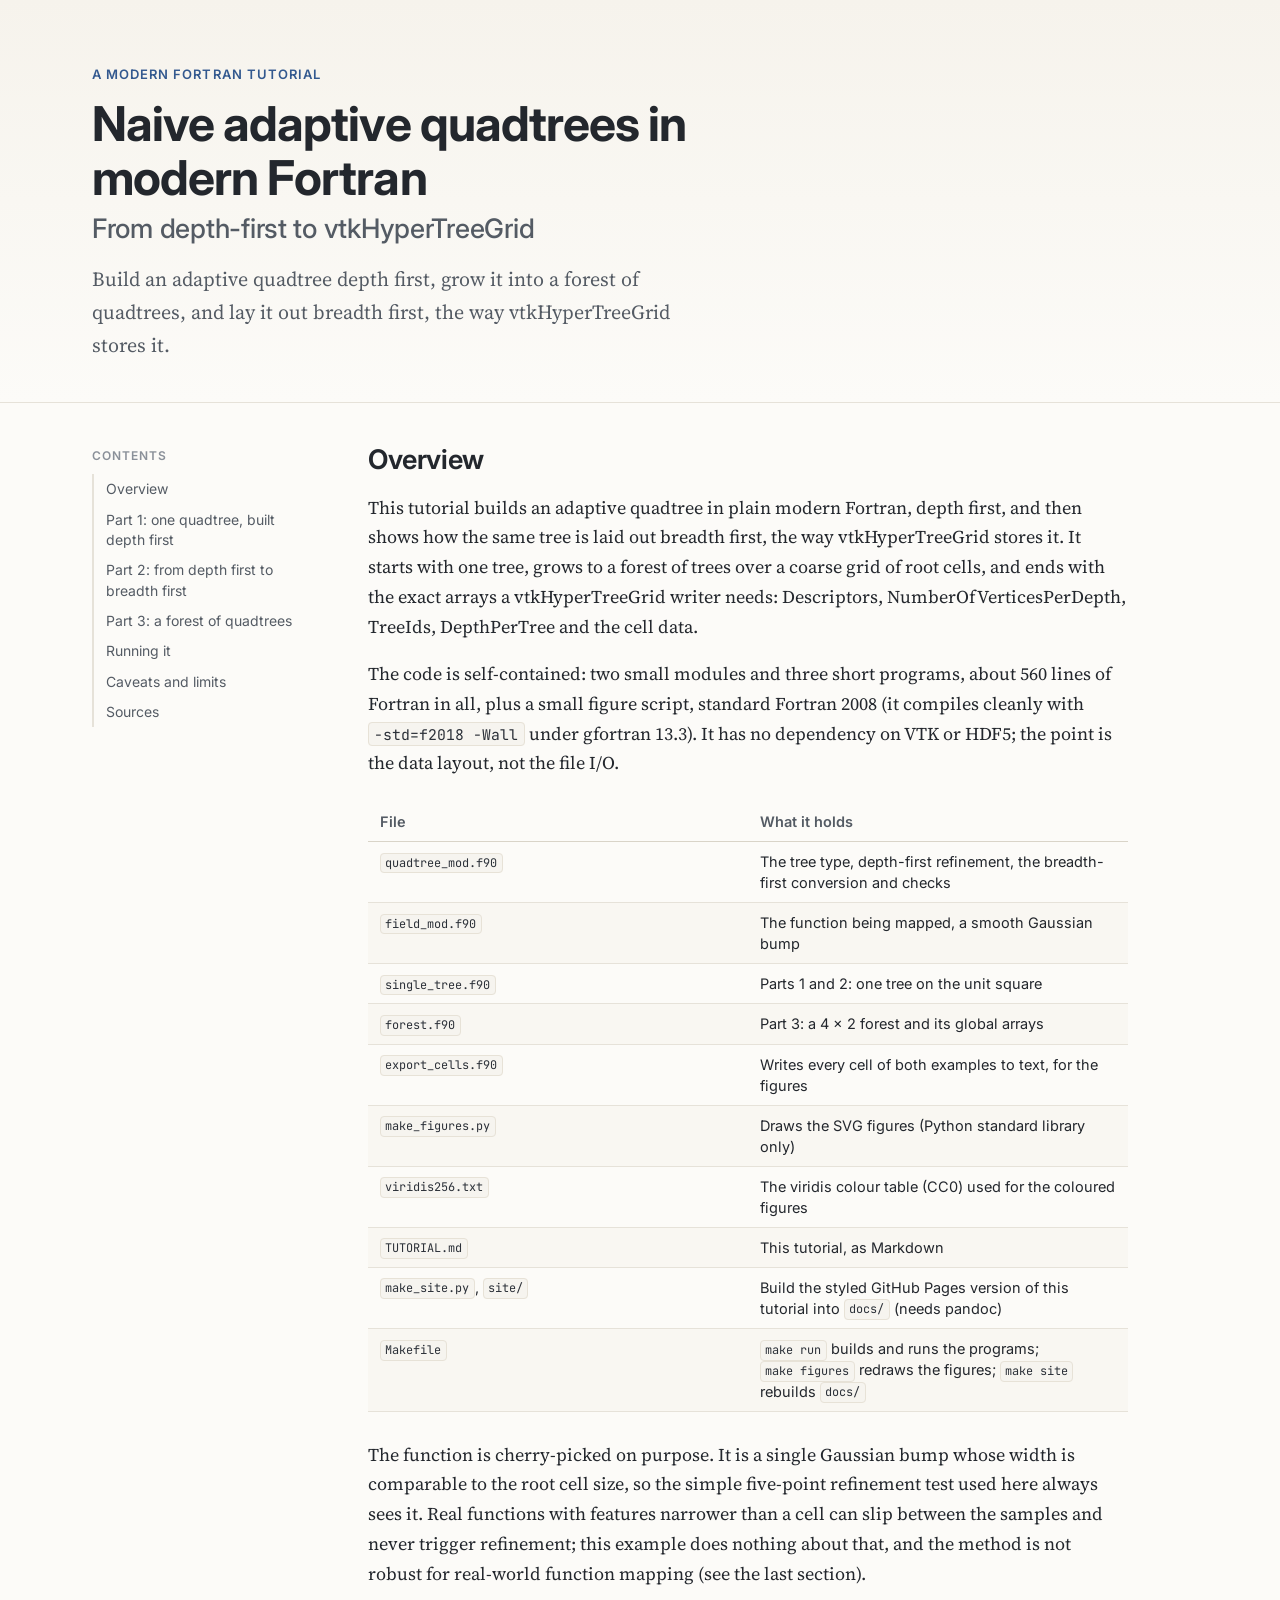
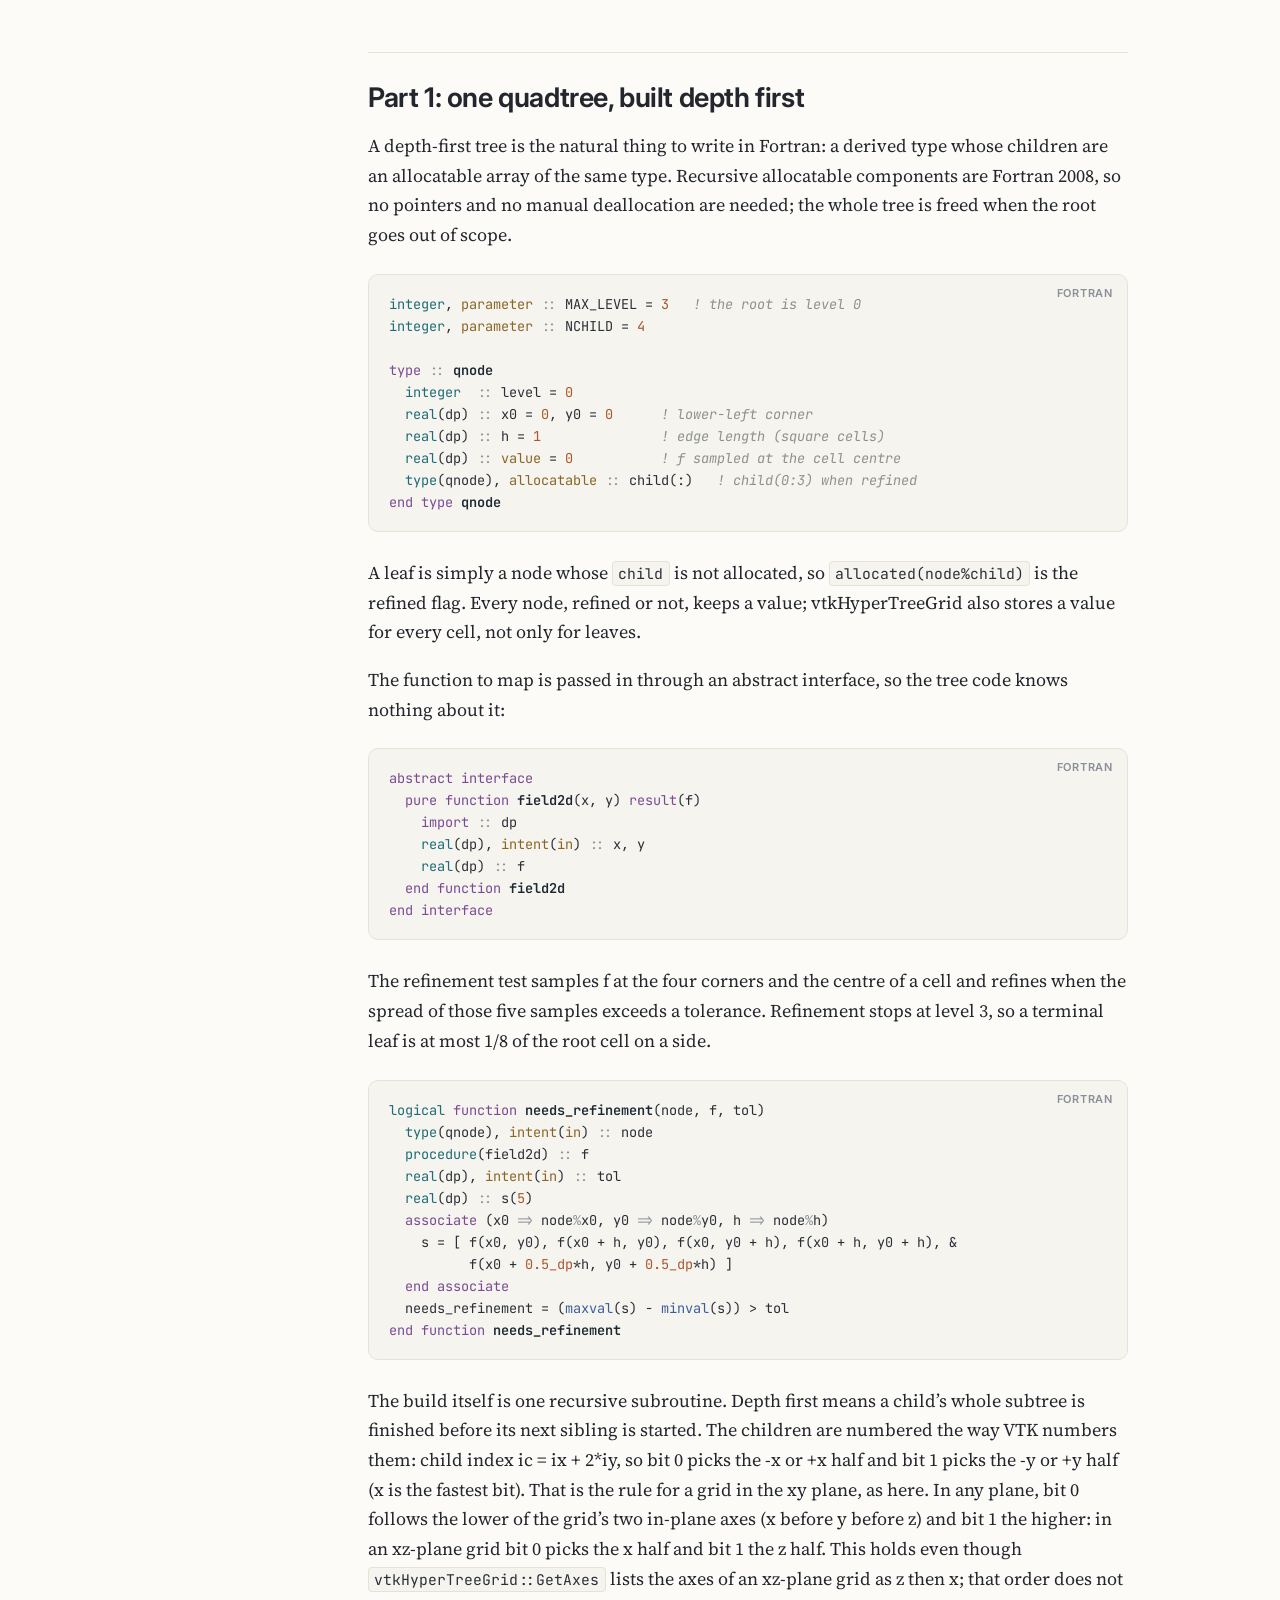
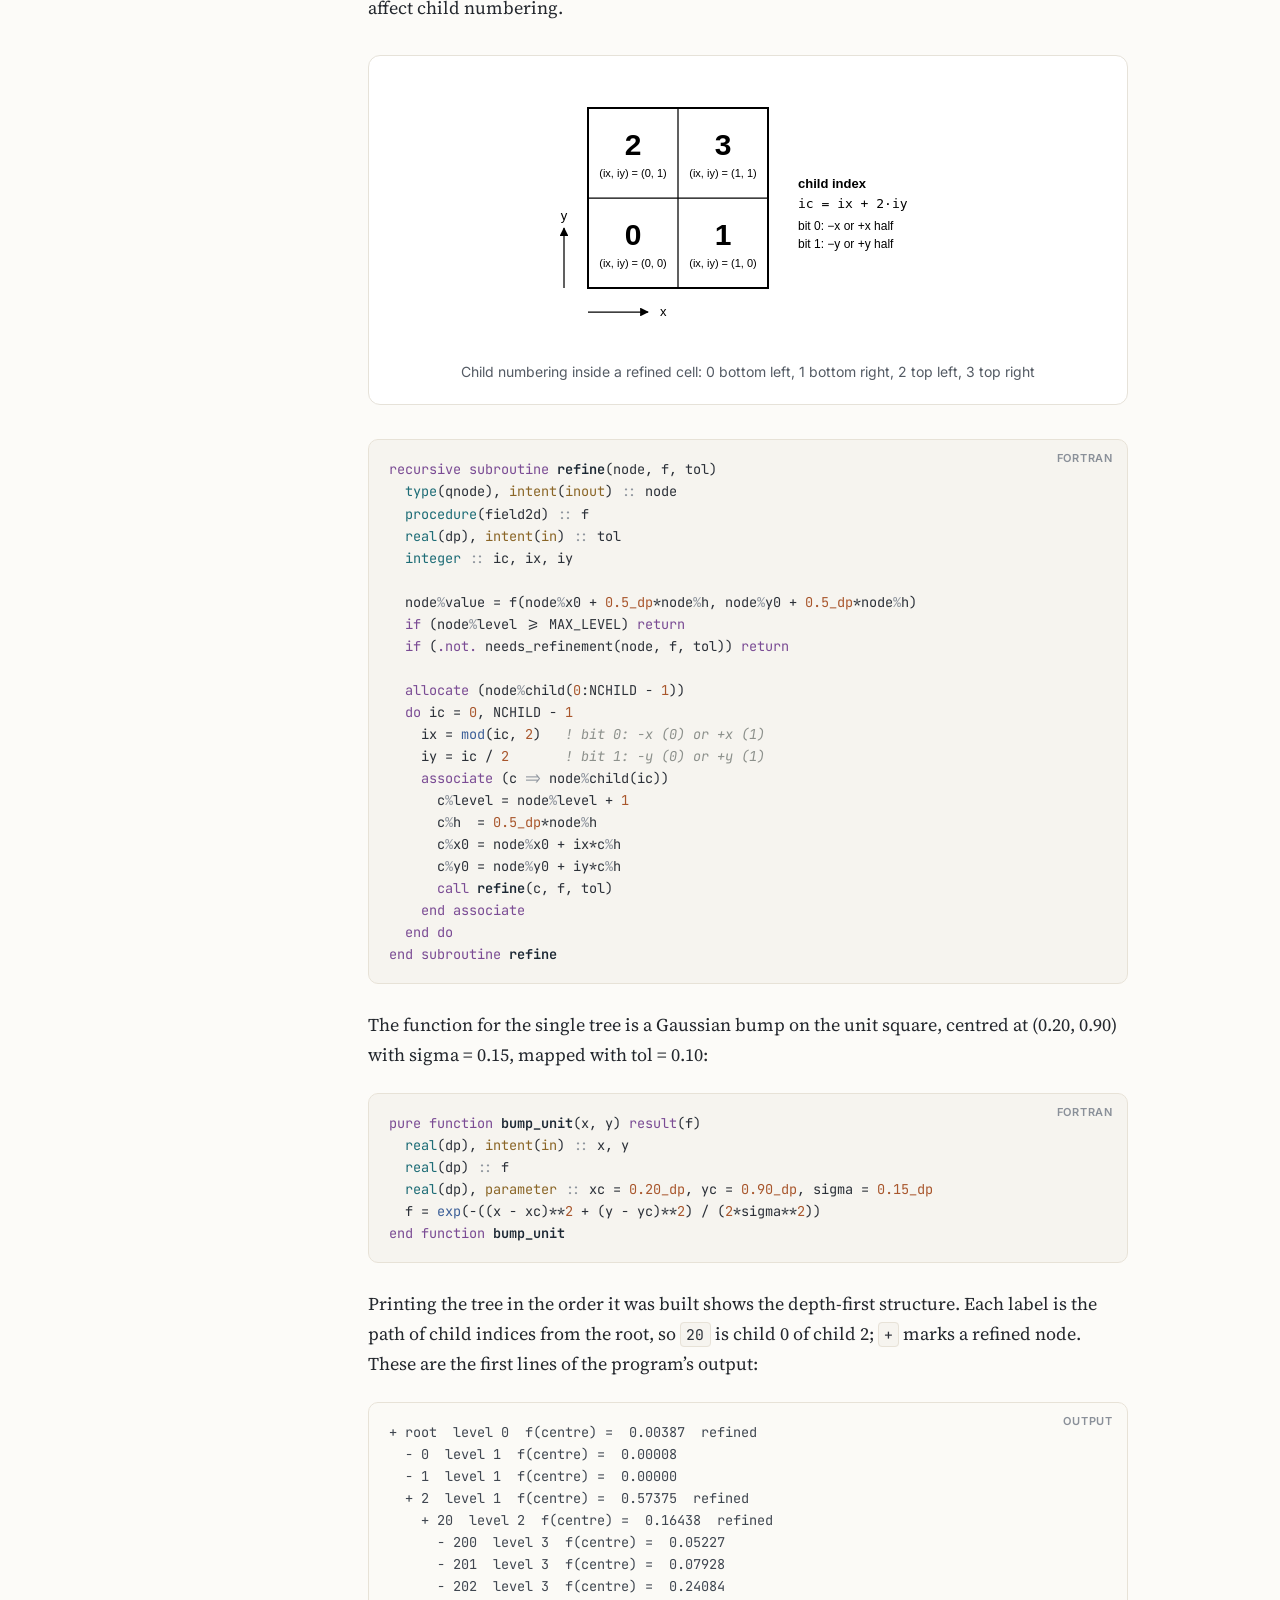
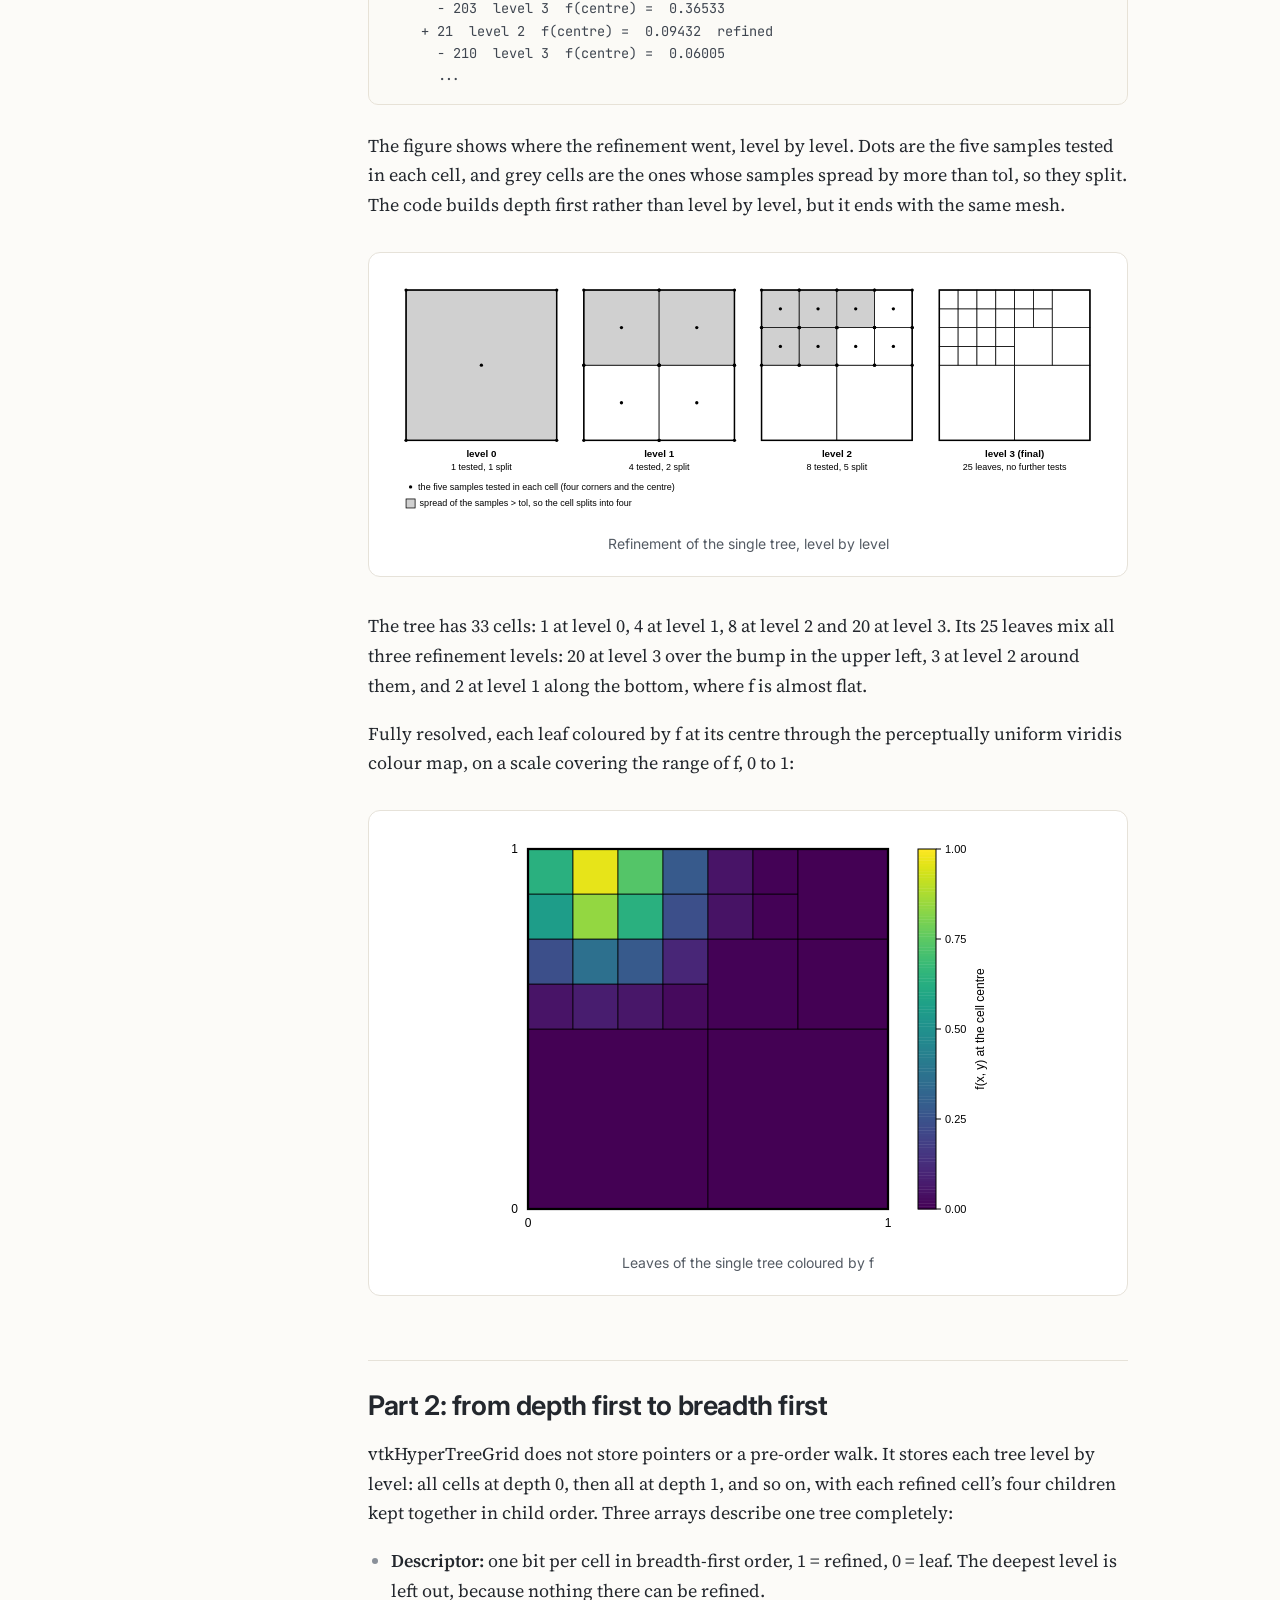
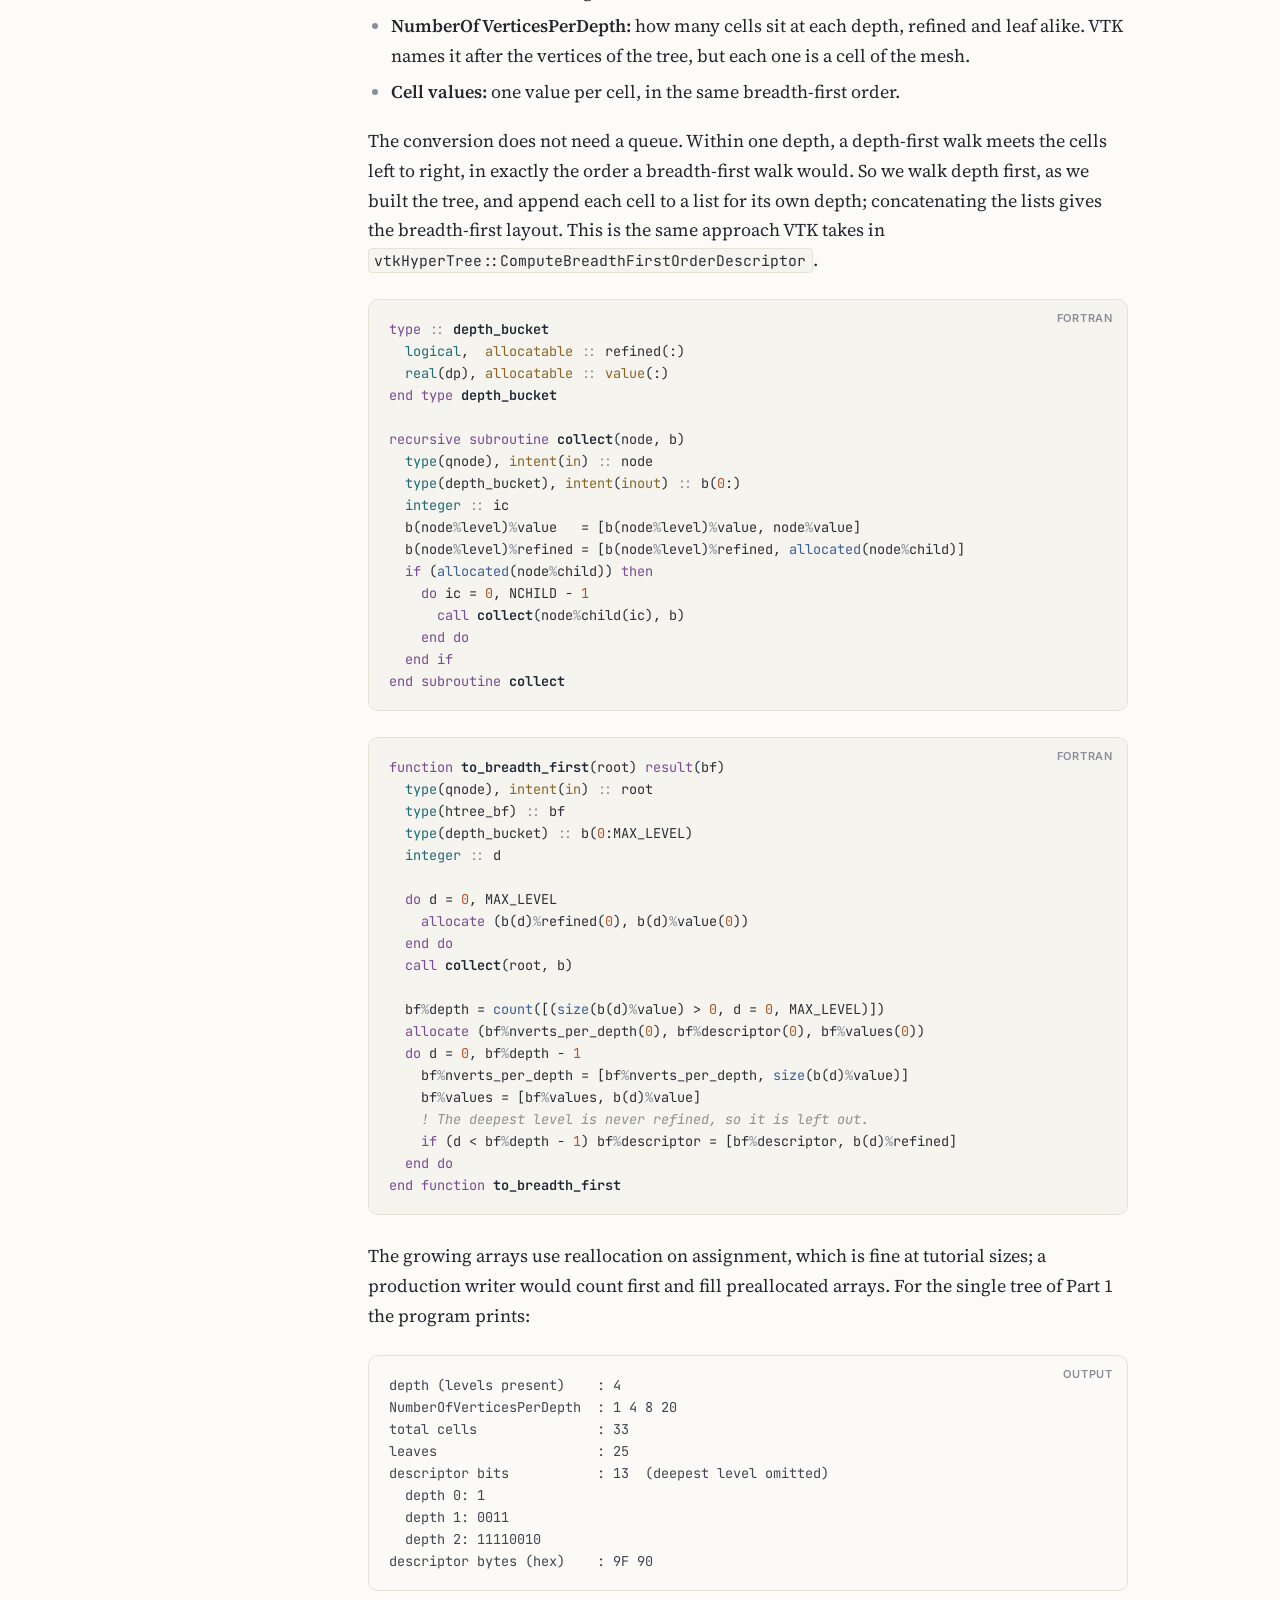
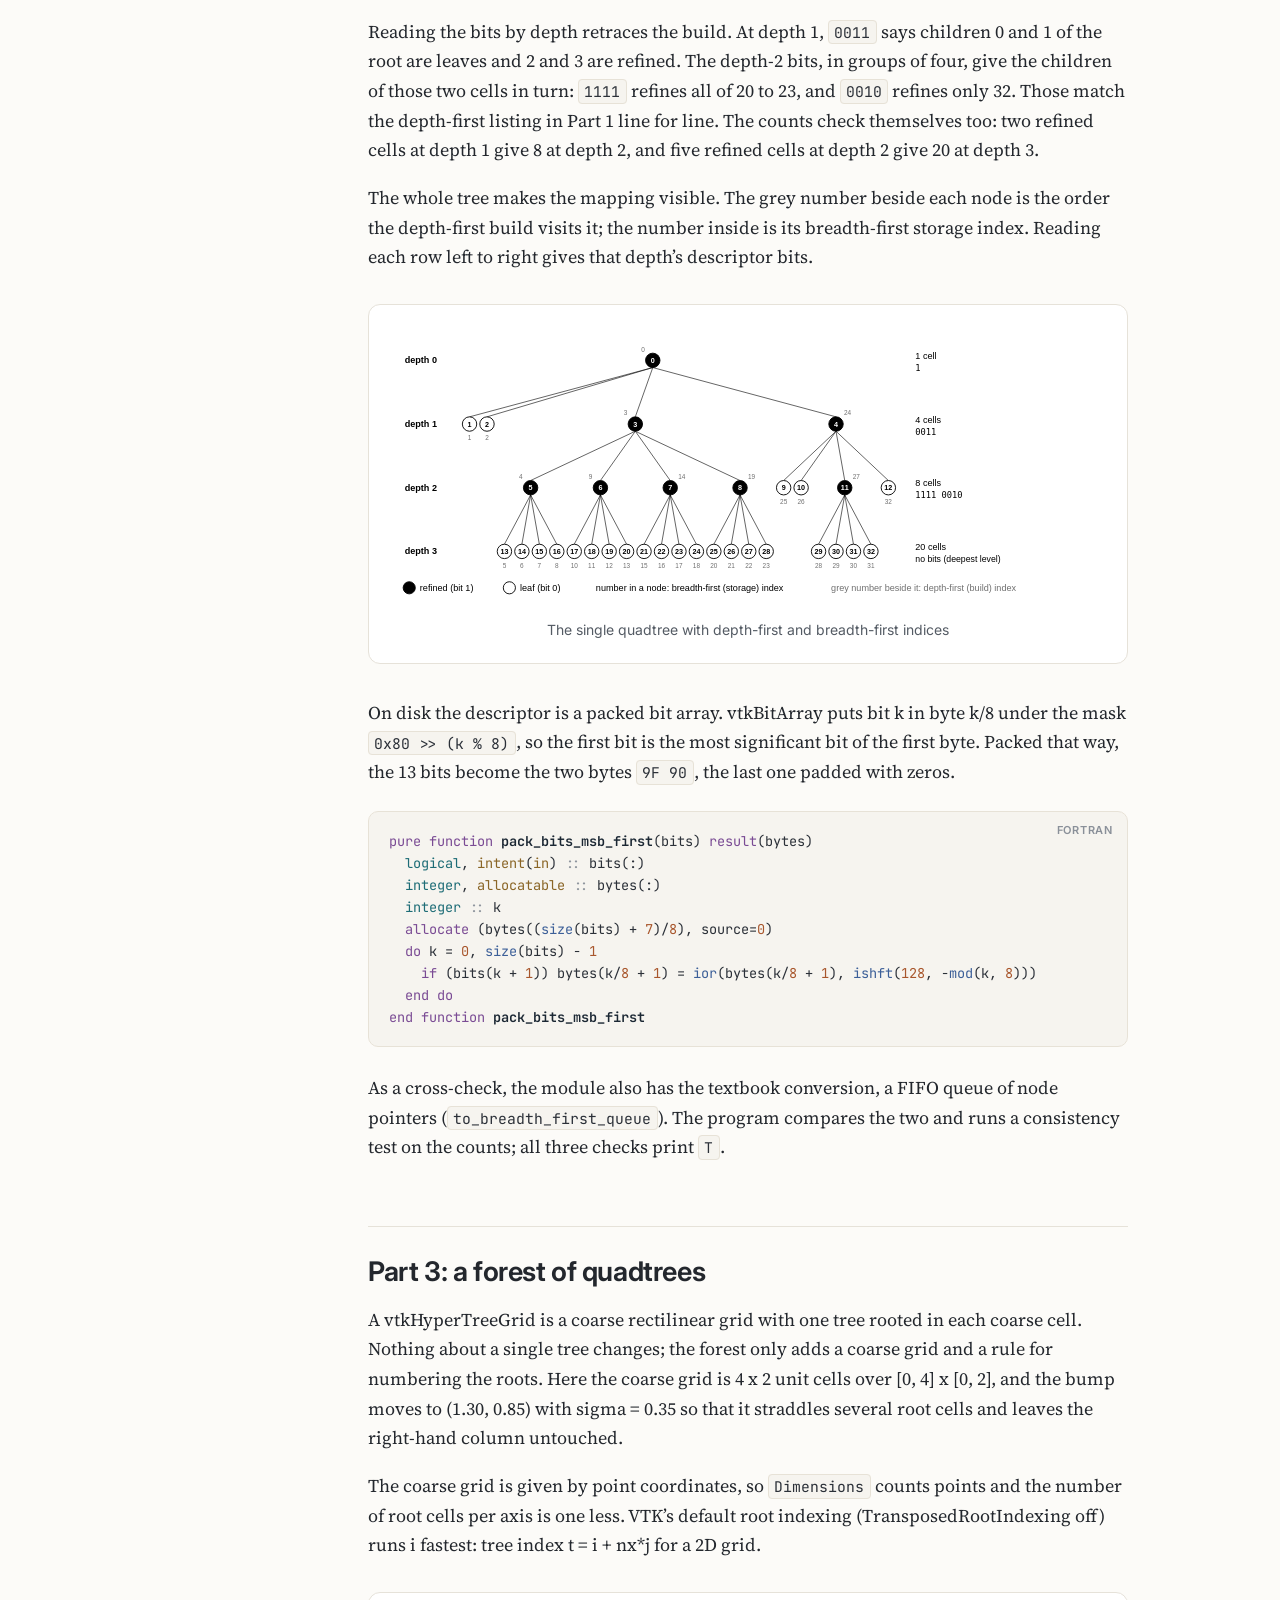
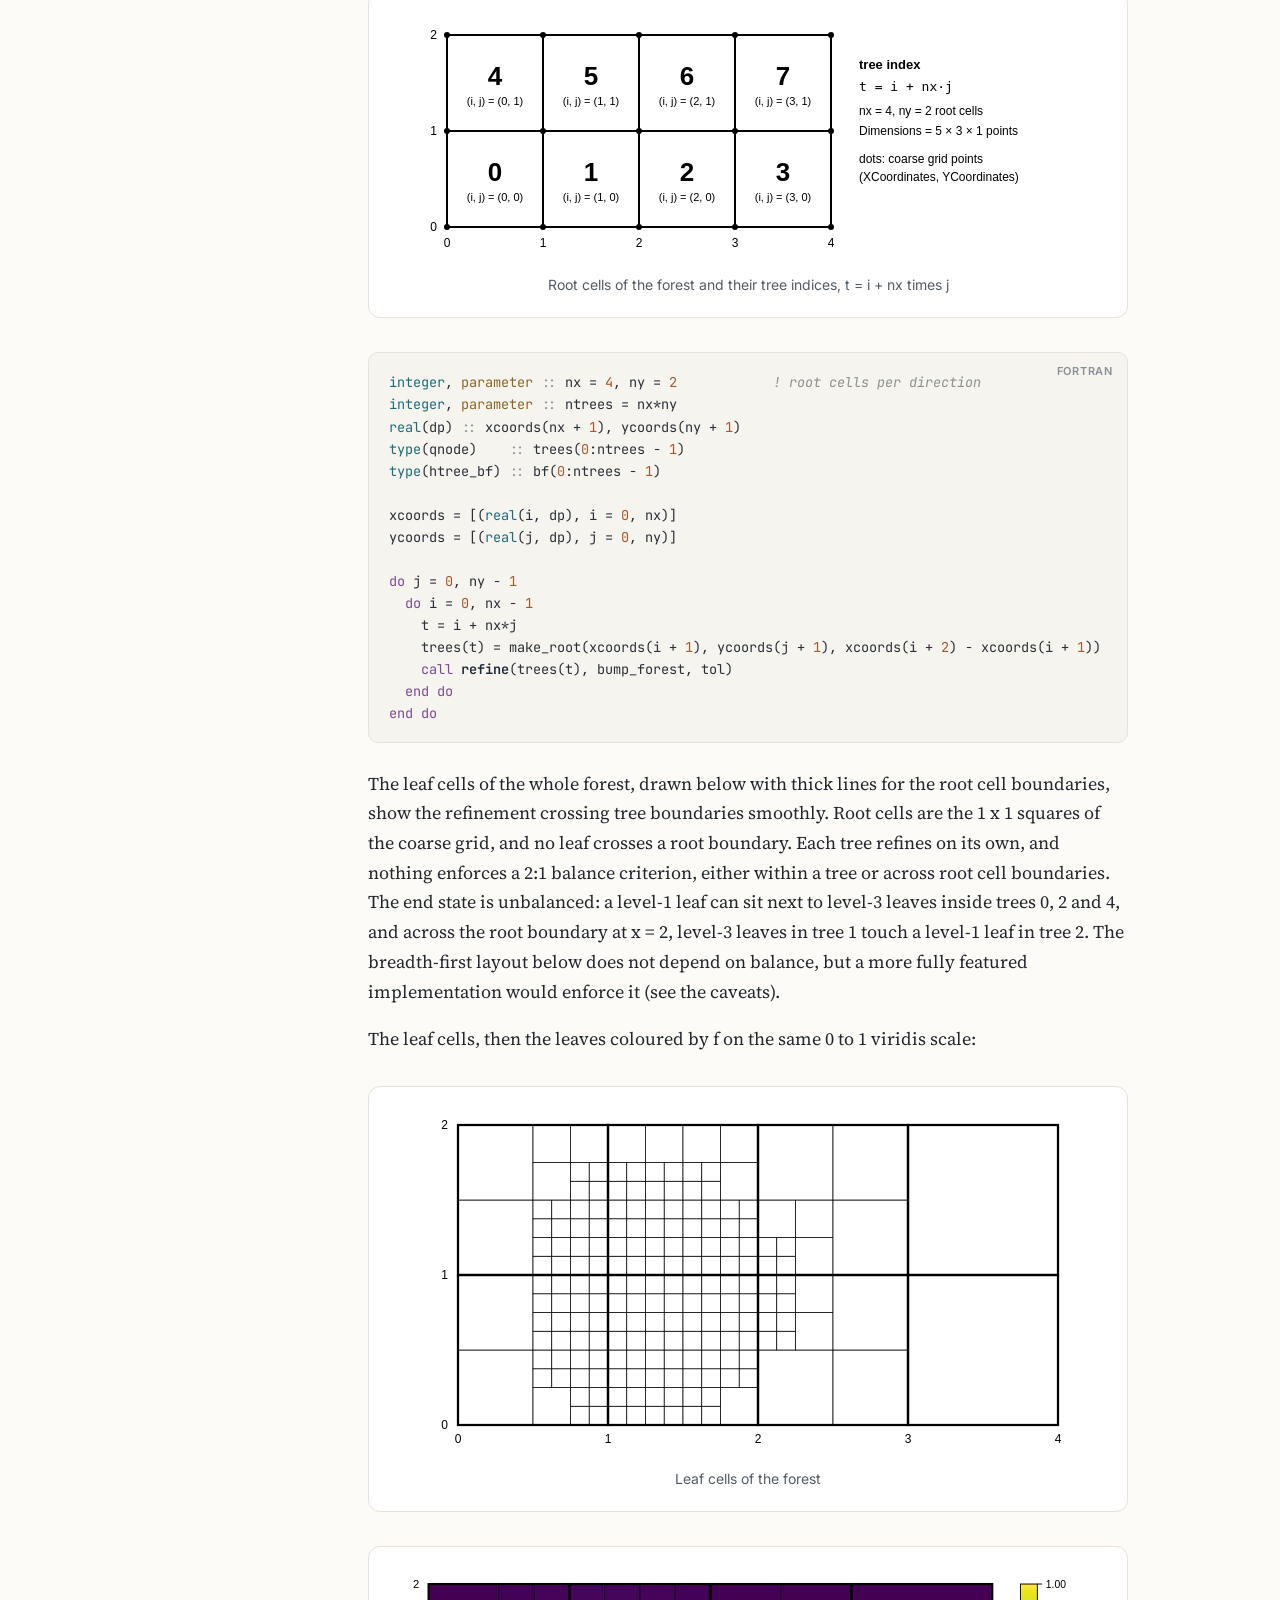
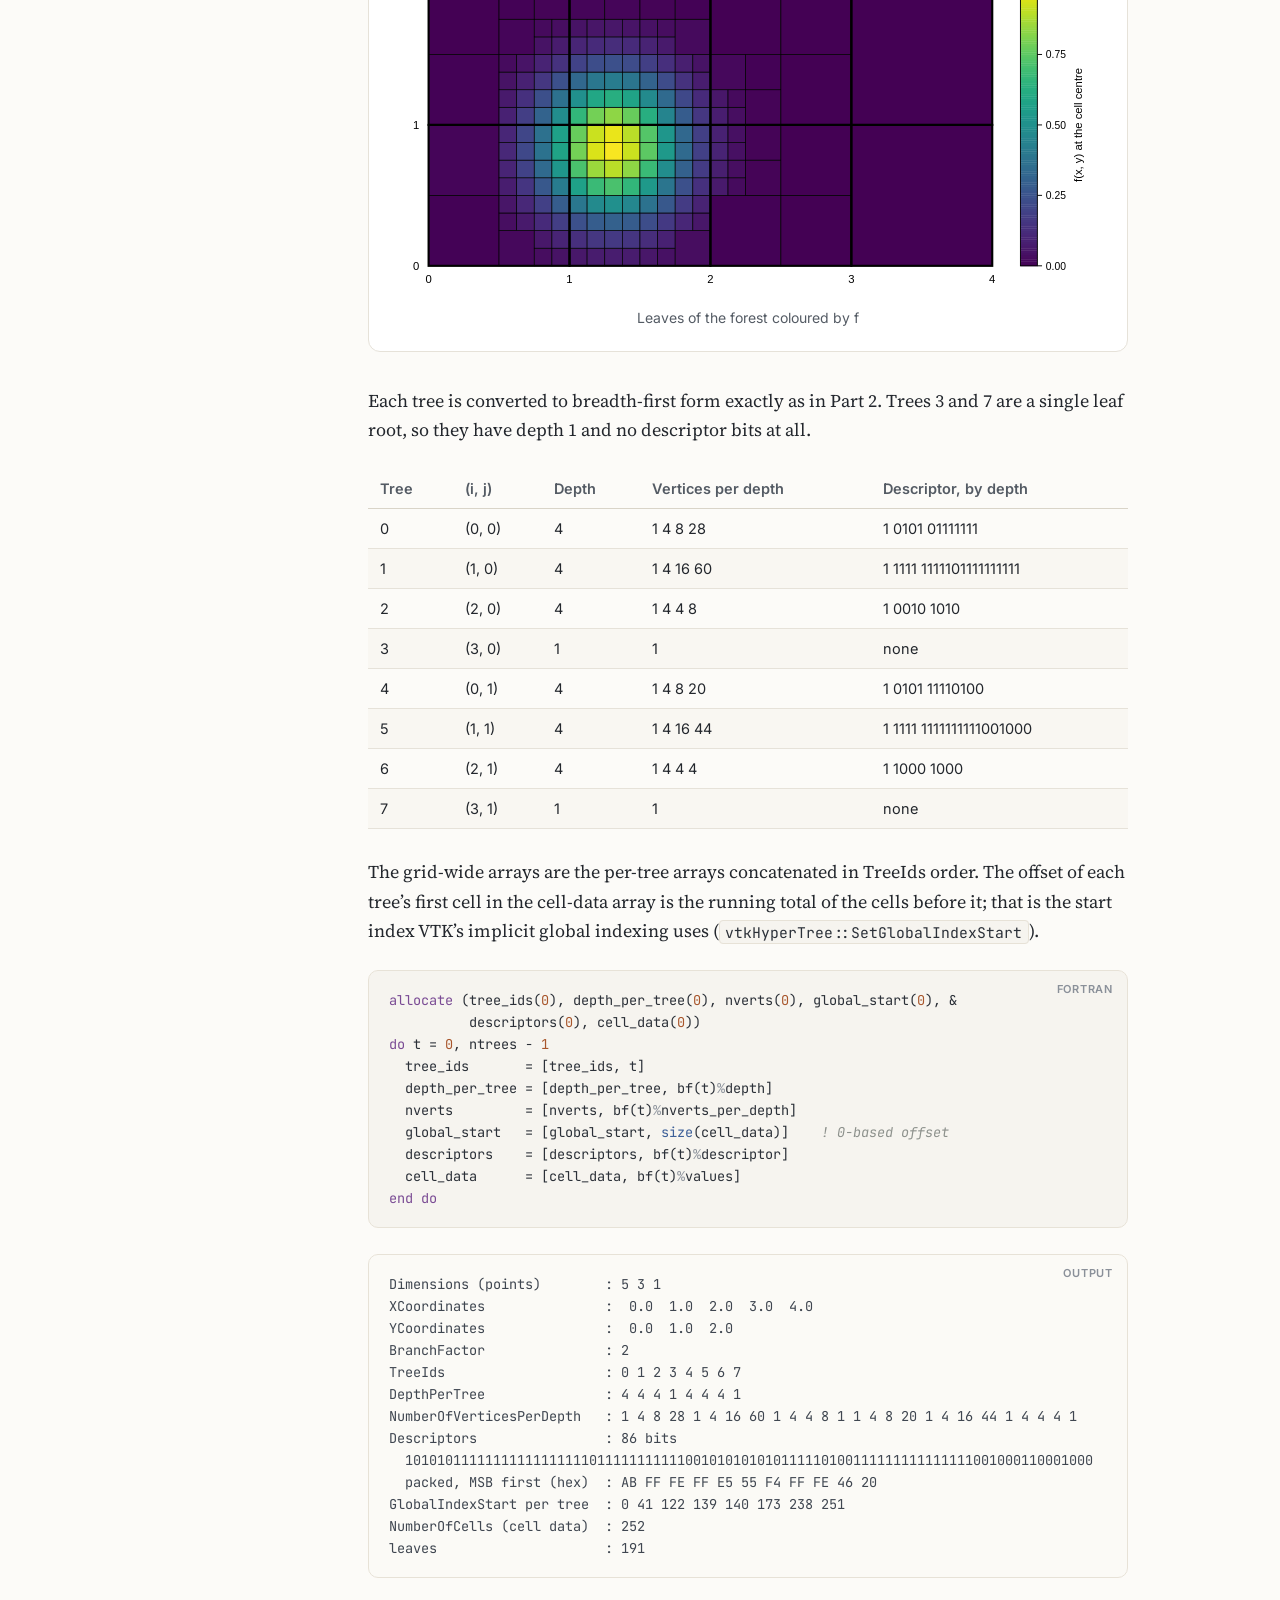
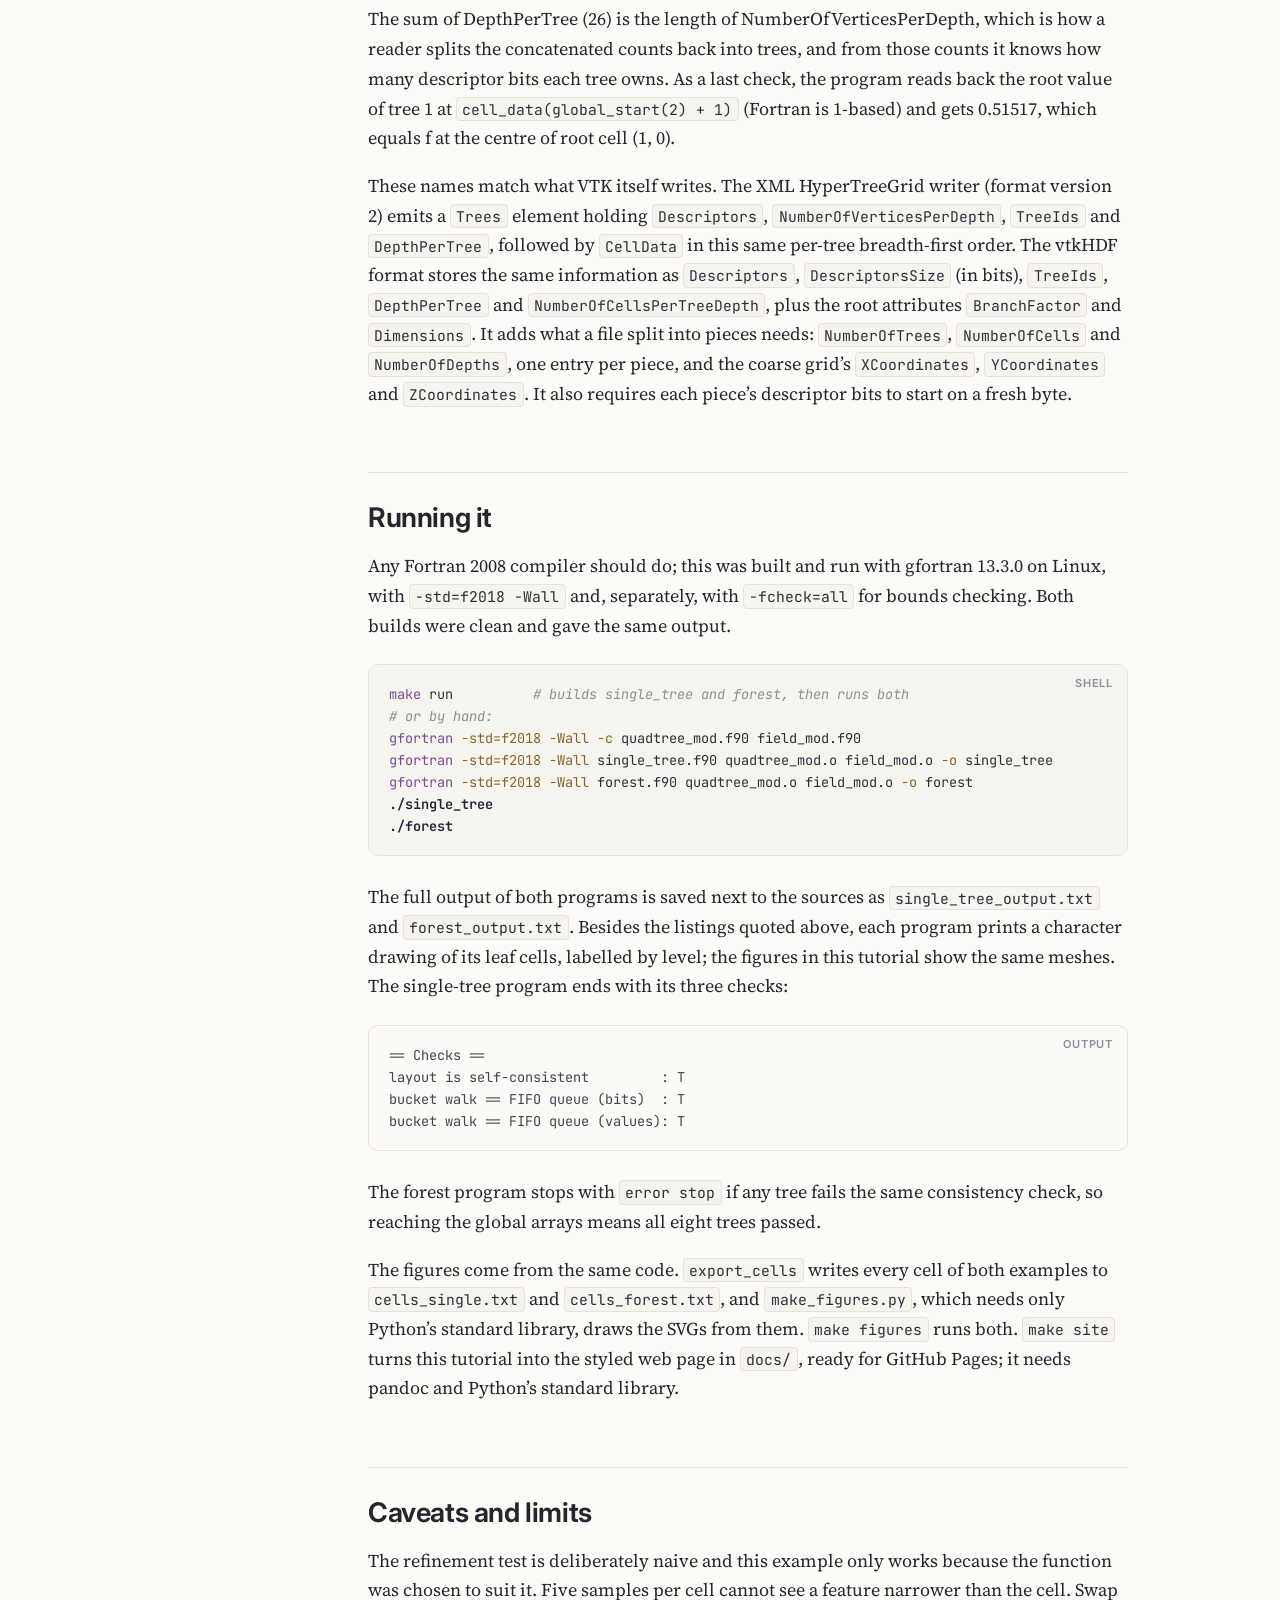
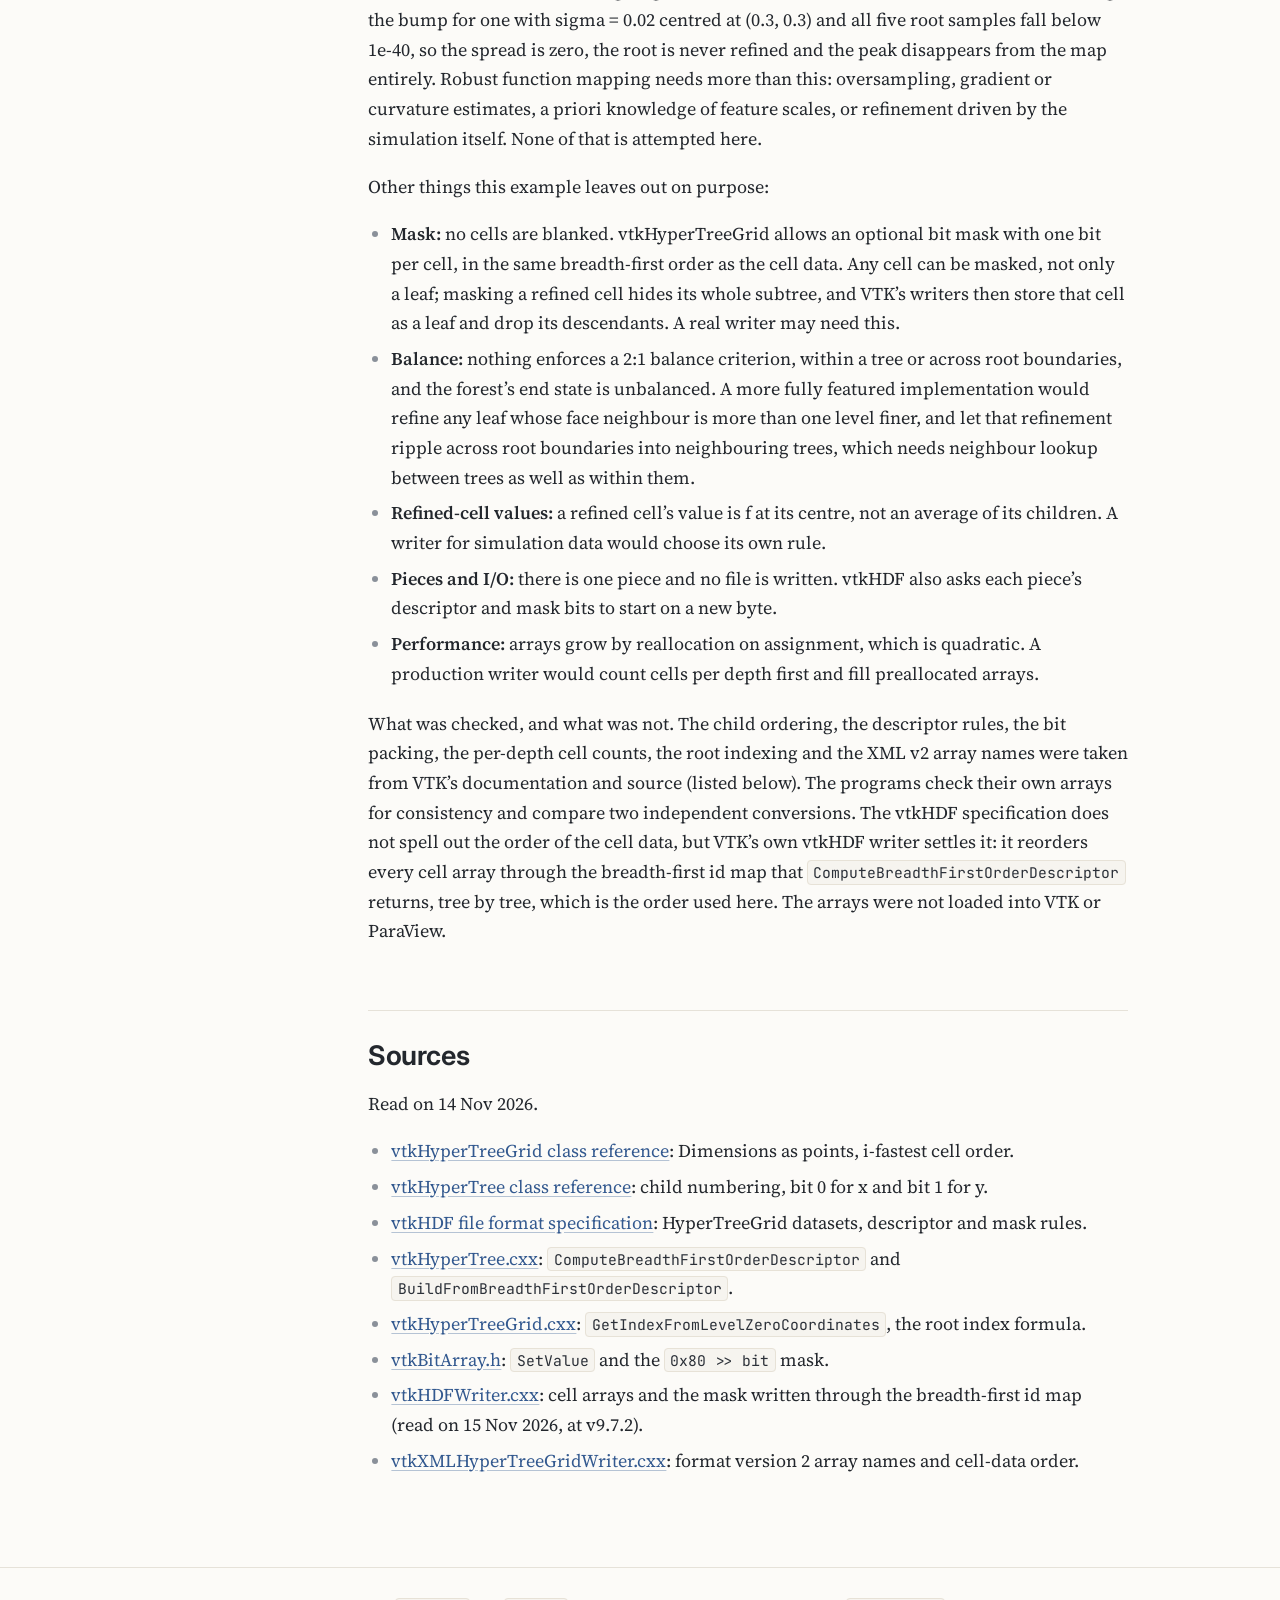
<file: docs/index.html>
<!doctype html>
<html lang="en">
<head>
<meta charset="utf-8">
<meta name="viewport" content="width=device-width, initial-scale=1">
<title>Naive adaptive quadtrees in modern Fortran: from depth-first to
vtkhypertreegrid</title>
<meta name="description" content="Build an adaptive quadtree depth
first, grow it into a forest of quadtrees, and lay it out breadth first,
the way vtkHyperTreeGrid stores it.">
<link rel="preconnect" href="https://fonts.googleapis.com">
<link rel="preconnect" href="https://fonts.gstatic.com" crossorigin>
<link rel="stylesheet" href="https://fonts.googleapis.com/css2?family=Inter:wght@400;500;600;700&family=JetBrains+Mono:ital,wght@0,400;0,500;1,400&family=Source+Serif+4:ital,opsz,wght@0,8..60,400;0,8..60,600;1,8..60,400&display=swap">
<link rel="stylesheet" href="style.css">
</head>
<body>
<header class="masthead">
  <div class="masthead-inner">
    <p class="kicker">A modern Fortran tutorial</p>
    <h1>Naive adaptive quadtrees in modern
Fortran<span class="subtitle">From depth-first to
vtkHyperTreeGrid</span></h1>
    <p class="lede">Build an adaptive quadtree depth first, grow it into
a forest of quadtrees, and lay it out breadth first, the way
vtkHyperTreeGrid stores it.</p>
  </div>
</header>
<div class="layout">
  <nav class="toc" aria-label="Contents">
    <p class="toc-title">Contents</p>
<ul>
<li><a href="#overview" id="toc-overview">Overview</a></li>
<li><a href="#part-1-one-quadtree-built-depth-first"
id="toc-part-1-one-quadtree-built-depth-first">Part 1: one quadtree,
built depth first</a></li>
<li><a href="#part-2-from-depth-first-to-breadth-first"
id="toc-part-2-from-depth-first-to-breadth-first">Part 2: from depth
first to breadth first</a></li>
<li><a href="#part-3-a-forest-of-quadtrees"
id="toc-part-3-a-forest-of-quadtrees">Part 3: a forest of
quadtrees</a></li>
<li><a href="#running-it" id="toc-running-it">Running it</a></li>
<li><a href="#caveats-and-limits" id="toc-caveats-and-limits">Caveats
and limits</a></li>
<li><a href="#sources" id="toc-sources">Sources</a></li>
</ul>
  </nav>
  <main class="content">
<h2 id="overview"><a class="anchor" href="#overview" aria-hidden="true">#</a>Overview</h2>
<p>This tutorial builds an adaptive quadtree in plain modern Fortran,
depth first, and then shows how the same tree is laid out breadth first,
the way vtkHyperTreeGrid stores it. It starts with one tree, grows to a
forest of trees over a coarse grid of root cells, and ends with the
exact arrays a vtkHyperTreeGrid writer needs: Descriptors,
NumberOfVerticesPerDepth, TreeIds, DepthPerTree and the cell data.</p>
<p>The code is self-contained: two small modules and three short
programs, about 560 lines of Fortran in all, plus a small figure script,
standard Fortran 2008 (it compiles cleanly with
<code>-std=f2018 -Wall</code> under gfortran 13.3). It has no dependency
on VTK or HDF5; the point is the data layout, not the file I/O.</p>
<div class="table-wrap"><table>
<colgroup>
<col style="width: 50%" />
<col style="width: 50%" />
</colgroup>
<thead>
<tr>
<th>File</th>
<th>What it holds</th>
</tr>
</thead>
<tbody>
<tr>
<td><code>quadtree_mod.f90</code></td>
<td>The tree type, depth-first refinement, the breadth-first conversion
and checks</td>
</tr>
<tr>
<td><code>field_mod.f90</code></td>
<td>The function being mapped, a smooth Gaussian bump</td>
</tr>
<tr>
<td><code>single_tree.f90</code></td>
<td>Parts 1 and 2: one tree on the unit square</td>
</tr>
<tr>
<td><code>forest.f90</code></td>
<td>Part 3: a 4 x 2 forest and its global arrays</td>
</tr>
<tr>
<td><code>export_cells.f90</code></td>
<td>Writes every cell of both examples to text, for the figures</td>
</tr>
<tr>
<td><code>make_figures.py</code></td>
<td>Draws the SVG figures (Python standard library only)</td>
</tr>
<tr>
<td><code>viridis256.txt</code></td>
<td>The viridis colour table (CC0) used for the coloured figures</td>
</tr>
<tr>
<td><code>TUTORIAL.md</code></td>
<td>This tutorial, as Markdown</td>
</tr>
<tr>
<td><code>make_site.py</code>, <code>site/</code></td>
<td>Build the styled GitHub Pages version of this tutorial into
<code>docs/</code> (needs pandoc)</td>
</tr>
<tr>
<td><code>Makefile</code></td>
<td><code>make run</code> builds and runs the programs;
<code>make figures</code> redraws the figures; <code>make site</code>
rebuilds <code>docs/</code></td>
</tr>
</tbody>
</table></div>
<p>The function is cherry-picked on purpose. It is a single Gaussian
bump whose width is comparable to the root cell size, so the simple
five-point refinement test used here always sees it. Real functions with
features narrower than a cell can slip between the samples and never
trigger refinement; this example does nothing about that, and the method
is not robust for real-world function mapping (see the last
section).</p>
<h2 id="part-1-one-quadtree-built-depth-first">Part 1: one quadtree,
built depth first</h2>
<p>A depth-first tree is the natural thing to write in Fortran: a
derived type whose children are an allocatable array of the same type.
Recursive allocatable components are Fortran 2008, so no pointers and no
manual deallocation are needed; the whole tree is freed when the root
goes out of scope.</p>
<div class="codeblock lang-fortran"><span class="lang">Fortran</span><pre class="code"><code><span class="ty">integer</span>, <span class="at">parameter</span> <span class="op">::</span> MAX_LEVEL = <span class="nu">3</span>   <span class="co">! the root is level 0</span>
<span class="ty">integer</span>, <span class="at">parameter</span> <span class="op">::</span> NCHILD = <span class="nu">4</span>

<span class="kw">type</span> <span class="op">::</span> <span class="nm">qnode</span>
  <span class="ty">integer</span>  <span class="op">::</span> level = <span class="nu">0</span>
  <span class="ty">real</span>(dp) <span class="op">::</span> x0 = <span class="nu">0</span>, y0 = <span class="nu">0</span>      <span class="co">! lower-left corner</span>
  <span class="ty">real</span>(dp) <span class="op">::</span> h = <span class="nu">1</span>               <span class="co">! edge length (square cells)</span>
  <span class="ty">real</span>(dp) <span class="op">::</span> <span class="at">value</span> = <span class="nu">0</span>           <span class="co">! f sampled at the cell centre</span>
  <span class="ty">type</span>(qnode), <span class="at">allocatable</span> <span class="op">::</span> child(:)   <span class="co">! child(0:3) when refined</span>
<span class="kw">end</span> <span class="kw">type</span> <span class="nm">qnode</span></code></pre></div>
<p>A leaf is simply a node whose <code>child</code> is not allocated, so
<code>allocated(node%child)</code> is the refined flag. Every node,
refined or not, keeps a value; vtkHyperTreeGrid also stores a value for
every cell, not only for leaves.</p>
<p>The function to map is passed in through an abstract interface, so
the tree code knows nothing about it:</p>
<div class="codeblock lang-fortran"><span class="lang">Fortran</span><pre class="code"><code><span class="kw">abstract</span> <span class="kw">interface</span>
  <span class="kw">pure</span> <span class="kw">function</span> <span class="nm">field2d</span>(x, y) <span class="kw">result</span>(f)
    <span class="kw">import</span> <span class="op">::</span> dp
    <span class="ty">real</span>(dp), <span class="at">intent</span>(<span class="at">in</span>) <span class="op">::</span> x, y
    <span class="ty">real</span>(dp) <span class="op">::</span> f
  <span class="kw">end</span> <span class="kw">function</span> <span class="nm">field2d</span>
<span class="kw">end</span> <span class="kw">interface</span></code></pre></div>
<p>The refinement test samples f at the four corners and the centre of a
cell and refines when the spread of those five samples exceeds a
tolerance. Refinement stops at level 3, so a terminal leaf is at most
1/8 of the root cell on a side.</p>
<div class="codeblock lang-fortran"><span class="lang">Fortran</span><pre class="code"><code><span class="ty">logical</span> <span class="kw">function</span> <span class="nm">needs_refinement</span>(node, f, tol)
  <span class="ty">type</span>(qnode), <span class="at">intent</span>(<span class="at">in</span>) <span class="op">::</span> node
  <span class="ty">procedure</span>(field2d) <span class="op">::</span> f
  <span class="ty">real</span>(dp), <span class="at">intent</span>(<span class="at">in</span>) <span class="op">::</span> tol
  <span class="ty">real</span>(dp) <span class="op">::</span> s(<span class="nu">5</span>)
  <span class="kw">associate</span> (x0 <span class="op">=&gt;</span> node<span class="op">%</span>x0, y0 <span class="op">=&gt;</span> node<span class="op">%</span>y0, h <span class="op">=&gt;</span> node<span class="op">%</span>h)
    s = [ f(x0, y0), f(x0 + h, y0), f(x0, y0 + h), f(x0 + h, y0 + h), &amp;
          f(x0 + <span class="nu">0.5_dp</span>*h, y0 + <span class="nu">0.5_dp</span>*h) ]
  <span class="kw">end</span> <span class="kw">associate</span>
  needs_refinement = (<span class="bu">maxval</span>(s) - <span class="bu">minval</span>(s)) &gt; tol
<span class="kw">end</span> <span class="kw">function</span> <span class="nm">needs_refinement</span></code></pre></div>
<p>The build itself is one recursive subroutine. Depth first means a
child’s whole subtree is finished before its next sibling is started.
The children are numbered the way VTK numbers them: child index ic = ix
+ 2*iy, so bit 0 picks the -x or +x half and bit 1 picks the -y or +y
half (x is the fastest bit). That is the rule for a grid in the xy
plane, as here. In any plane, bit 0 follows the lower of the grid’s two
in-plane axes (x before y before z) and bit 1 the higher: in an xz-plane
grid bit 0 picks the x half and bit 1 the z half. This holds even though
<code>vtkHyperTreeGrid::GetAxes</code> lists the axes of an xz-plane
grid as z then x; that order does not affect child numbering.</p>
<figure>
<img loading="lazy" src="figures/child_order.svg"
alt="Child numbering inside a refined cell: 0 bottom left, 1 bottom right, 2 top left, 3 top right" />
<figcaption aria-hidden="true">Child numbering inside a refined cell: 0
bottom left, 1 bottom right, 2 top left, 3 top right</figcaption>
</figure>
<div class="codeblock lang-fortran"><span class="lang">Fortran</span><pre class="code"><code><span class="kw">recursive</span> <span class="kw">subroutine</span> <span class="nm">refine</span>(node, f, tol)
  <span class="ty">type</span>(qnode), <span class="at">intent</span>(<span class="at">inout</span>) <span class="op">::</span> node
  <span class="ty">procedure</span>(field2d) <span class="op">::</span> f
  <span class="ty">real</span>(dp), <span class="at">intent</span>(<span class="at">in</span>) <span class="op">::</span> tol
  <span class="ty">integer</span> <span class="op">::</span> ic, ix, iy

  node<span class="op">%</span>value = f(node<span class="op">%</span>x0 + <span class="nu">0.5_dp</span>*node<span class="op">%</span>h, node<span class="op">%</span>y0 + <span class="nu">0.5_dp</span>*node<span class="op">%</span>h)
  <span class="kw">if</span> (node<span class="op">%</span>level &gt;= MAX_LEVEL) <span class="kw">return</span>
  <span class="kw">if</span> (<span class="kw">.not.</span> needs_refinement(node, f, tol)) <span class="kw">return</span>

  <span class="kw">allocate</span> (node<span class="op">%</span>child(<span class="nu">0</span>:NCHILD - <span class="nu">1</span>))
  <span class="kw">do</span> ic = <span class="nu">0</span>, NCHILD - <span class="nu">1</span>
    ix = <span class="bu">mod</span>(ic, <span class="nu">2</span>)   <span class="co">! bit 0: -x (0) or +x (1)</span>
    iy = ic / <span class="nu">2</span>       <span class="co">! bit 1: -y (0) or +y (1)</span>
    <span class="kw">associate</span> (c <span class="op">=&gt;</span> node<span class="op">%</span>child(ic))
      c<span class="op">%</span>level = node<span class="op">%</span>level + <span class="nu">1</span>
      c<span class="op">%</span>h  = <span class="nu">0.5_dp</span>*node<span class="op">%</span>h
      c<span class="op">%</span>x0 = node<span class="op">%</span>x0 + ix*c<span class="op">%</span>h
      c<span class="op">%</span>y0 = node<span class="op">%</span>y0 + iy*c<span class="op">%</span>h
      <span class="kw">call</span> <span class="nm">refine</span>(c, f, tol)
    <span class="kw">end</span> <span class="kw">associate</span>
  <span class="kw">end</span> <span class="kw">do</span>
<span class="kw">end</span> <span class="kw">subroutine</span> <span class="nm">refine</span></code></pre></div>
<p>The function for the single tree is a Gaussian bump on the unit
square, centred at (0.20, 0.90) with sigma = 0.15, mapped with tol =
0.10:</p>
<div class="codeblock lang-fortran"><span class="lang">Fortran</span><pre class="code"><code><span class="kw">pure</span> <span class="kw">function</span> <span class="nm">bump_unit</span>(x, y) <span class="kw">result</span>(f)
  <span class="ty">real</span>(dp), <span class="at">intent</span>(<span class="at">in</span>) <span class="op">::</span> x, y
  <span class="ty">real</span>(dp) <span class="op">::</span> f
  <span class="ty">real</span>(dp), <span class="at">parameter</span> <span class="op">::</span> xc = <span class="nu">0.20_dp</span>, yc = <span class="nu">0.90_dp</span>, sigma = <span class="nu">0.15_dp</span>
  f = <span class="bu">exp</span>(-((x - xc)**<span class="nu">2</span> + (y - yc)**<span class="nu">2</span>) / (<span class="nu">2</span>*sigma**<span class="nu">2</span>))
<span class="kw">end</span> <span class="kw">function</span> <span class="nm">bump_unit</span></code></pre></div>
<p>Printing the tree in the order it was built shows the depth-first
structure. Each label is the path of child indices from the root, so
<code>20</code> is child 0 of child 2; <code>+</code> marks a refined
node. These are the first lines of the program’s output:</p>
<div class="codeblock lang-text"><span class="lang">Output</span><pre class="code"><code>+ root  level 0  f(centre) =  0.00387  refined
  - 0  level 1  f(centre) =  0.00008
  - 1  level 1  f(centre) =  0.00000
  + 2  level 1  f(centre) =  0.57375  refined
    + 20  level 2  f(centre) =  0.16438  refined
      - 200  level 3  f(centre) =  0.05227
      - 201  level 3  f(centre) =  0.07928
      - 202  level 3  f(centre) =  0.24084
      - 203  level 3  f(centre) =  0.36533
    + 21  level 2  f(centre) =  0.09432  refined
      - 210  level 3  f(centre) =  0.06005
      ...</code></pre></div>
<p>The figure shows where the refinement went, level by level. Dots are
the five samples tested in each cell, and grey cells are the ones whose
samples spread by more than tol, so they split. The code builds depth
first rather than level by level, but it ends with the same mesh.</p>
<figure>
<img loading="lazy" src="figures/refinement_steps.svg"
alt="Refinement of the single tree, level by level" />
<figcaption aria-hidden="true">Refinement of the single tree, level by
level</figcaption>
</figure>
<p>The tree has 33 cells: 1 at level 0, 4 at level 1, 8 at level 2 and
20 at level 3. Its 25 leaves mix all three refinement levels: 20 at
level 3 over the bump in the upper left, 3 at level 2 around them, and 2
at level 1 along the bottom, where f is almost flat.</p>
<p>Fully resolved, each leaf coloured by f at its centre through the
perceptually uniform viridis colour map, on a scale covering the range
of f, 0 to 1:</p>
<figure>
<img loading="lazy" src="figures/single_tree_field.svg"
alt="Leaves of the single tree coloured by f" />
<figcaption aria-hidden="true">Leaves of the single tree coloured by
f</figcaption>
</figure>
<h2 id="part-2-from-depth-first-to-breadth-first">Part 2: from depth
first to breadth first</h2>
<p>vtkHyperTreeGrid does not store pointers or a pre-order walk. It
stores each tree level by level: all cells at depth 0, then all at depth
1, and so on, with each refined cell’s four children kept together in
child order. Three arrays describe one tree completely:</p>
<ul>
<li><strong>Descriptor:</strong> one bit per cell in breadth-first
order, 1 = refined, 0 = leaf. The deepest level is left out, because
nothing there can be refined.</li>
<li><strong>NumberOfVerticesPerDepth:</strong> how many cells sit at
each depth, refined and leaf alike. VTK names it after the vertices of
the tree, but each one is a cell of the mesh.</li>
<li><strong>Cell values:</strong> one value per cell, in the same
breadth-first order.</li>
</ul>
<p>The conversion does not need a queue. Within one depth, a depth-first
walk meets the cells left to right, in exactly the order a breadth-first
walk would. So we walk depth first, as we built the tree, and append
each cell to a list for its own depth; concatenating the lists gives the
breadth-first layout. This is the same approach VTK takes in
<code>vtkHyperTree::ComputeBreadthFirstOrderDescriptor</code>.</p>
<div class="codeblock lang-fortran"><span class="lang">Fortran</span><pre class="code"><code><span class="kw">type</span> <span class="op">::</span> <span class="nm">depth_bucket</span>
  <span class="ty">logical</span>,  <span class="at">allocatable</span> <span class="op">::</span> refined(:)
  <span class="ty">real</span>(dp), <span class="at">allocatable</span> <span class="op">::</span> <span class="at">value</span>(:)
<span class="kw">end</span> <span class="kw">type</span> <span class="nm">depth_bucket</span>

<span class="kw">recursive</span> <span class="kw">subroutine</span> <span class="nm">collect</span>(node, b)
  <span class="ty">type</span>(qnode), <span class="at">intent</span>(<span class="at">in</span>) <span class="op">::</span> node
  <span class="ty">type</span>(depth_bucket), <span class="at">intent</span>(<span class="at">inout</span>) <span class="op">::</span> b(<span class="nu">0</span>:)
  <span class="ty">integer</span> <span class="op">::</span> ic
  b(node<span class="op">%</span>level)<span class="op">%</span>value   = [b(node<span class="op">%</span>level)<span class="op">%</span>value, node<span class="op">%</span>value]
  b(node<span class="op">%</span>level)<span class="op">%</span>refined = [b(node<span class="op">%</span>level)<span class="op">%</span>refined, <span class="bu">allocated</span>(node<span class="op">%</span>child)]
  <span class="kw">if</span> (<span class="bu">allocated</span>(node<span class="op">%</span>child)) <span class="kw">then</span>
    <span class="kw">do</span> ic = <span class="nu">0</span>, NCHILD - <span class="nu">1</span>
      <span class="kw">call</span> <span class="nm">collect</span>(node<span class="op">%</span>child(ic), b)
    <span class="kw">end</span> <span class="kw">do</span>
  <span class="kw">end</span> <span class="kw">if</span>
<span class="kw">end</span> <span class="kw">subroutine</span> <span class="nm">collect</span></code></pre></div>
<div class="codeblock lang-fortran"><span class="lang">Fortran</span><pre class="code"><code><span class="kw">function</span> <span class="nm">to_breadth_first</span>(root) <span class="kw">result</span>(bf)
  <span class="ty">type</span>(qnode), <span class="at">intent</span>(<span class="at">in</span>) <span class="op">::</span> root
  <span class="ty">type</span>(htree_bf) <span class="op">::</span> bf
  <span class="ty">type</span>(depth_bucket) <span class="op">::</span> b(<span class="nu">0</span>:MAX_LEVEL)
  <span class="ty">integer</span> <span class="op">::</span> d

  <span class="kw">do</span> d = <span class="nu">0</span>, MAX_LEVEL
    <span class="kw">allocate</span> (b(d)<span class="op">%</span>refined(<span class="nu">0</span>), b(d)<span class="op">%</span>value(<span class="nu">0</span>))
  <span class="kw">end</span> <span class="kw">do</span>
  <span class="kw">call</span> <span class="nm">collect</span>(root, b)

  bf<span class="op">%</span>depth = <span class="bu">count</span>([(<span class="bu">size</span>(b(d)<span class="op">%</span>value) &gt; <span class="nu">0</span>, d = <span class="nu">0</span>, MAX_LEVEL)])
  <span class="kw">allocate</span> (bf<span class="op">%</span>nverts_per_depth(<span class="nu">0</span>), bf<span class="op">%</span>descriptor(<span class="nu">0</span>), bf<span class="op">%</span>values(<span class="nu">0</span>))
  <span class="kw">do</span> d = <span class="nu">0</span>, bf<span class="op">%</span>depth - <span class="nu">1</span>
    bf<span class="op">%</span>nverts_per_depth = [bf<span class="op">%</span>nverts_per_depth, <span class="bu">size</span>(b(d)<span class="op">%</span>value)]
    bf<span class="op">%</span>values = [bf<span class="op">%</span>values, b(d)<span class="op">%</span>value]
    <span class="co">! The deepest level is never refined, so it is left out.</span>
    <span class="kw">if</span> (d &lt; bf<span class="op">%</span>depth - <span class="nu">1</span>) bf<span class="op">%</span>descriptor = [bf<span class="op">%</span>descriptor, b(d)<span class="op">%</span>refined]
  <span class="kw">end</span> <span class="kw">do</span>
<span class="kw">end</span> <span class="kw">function</span> <span class="nm">to_breadth_first</span></code></pre></div>
<p>The growing arrays use reallocation on assignment, which is fine at
tutorial sizes; a production writer would count first and fill
preallocated arrays. For the single tree of Part 1 the program
prints:</p>
<div class="codeblock lang-text"><span class="lang">Output</span><pre class="code"><code>depth (levels present)    : 4
NumberOfVerticesPerDepth  : 1 4 8 20
total cells               : 33
leaves                    : 25
descriptor bits           : 13  (deepest level omitted)
  depth 0: 1
  depth 1: 0011
  depth 2: 11110010
descriptor bytes (hex)    : 9F 90</code></pre></div>
<p>Reading the bits by depth retraces the build. At depth 1,
<code>0011</code> says children 0 and 1 of the root are leaves and 2 and
3 are refined. The depth-2 bits, in groups of four, give the children of
those two cells in turn: <code>1111</code> refines all of 20 to 23, and
<code>0010</code> refines only 32. Those match the depth-first listing
in Part 1 line for line. The counts check themselves too: two refined
cells at depth 1 give 8 at depth 2, and five refined cells at depth 2
give 20 at depth 3.</p>
<p>The whole tree makes the mapping visible. The grey number beside each
node is the order the depth-first build visits it; the number inside is
its breadth-first storage index. Reading each row left to right gives
that depth’s descriptor bits.</p>
<figure>
<img loading="lazy" src="figures/single_tree_diagram.svg"
alt="The single quadtree with depth-first and breadth-first indices" />
<figcaption aria-hidden="true">The single quadtree with depth-first and
breadth-first indices</figcaption>
</figure>
<p>On disk the descriptor is a packed bit array. vtkBitArray puts bit k
in byte k/8 under the mask <code>0x80 &gt;&gt; (k % 8)</code>, so the
first bit is the most significant bit of the first byte. Packed that
way, the 13 bits become the two bytes <code>9F 90</code>, the last one
padded with zeros.</p>
<div class="codeblock lang-fortran"><span class="lang">Fortran</span><pre class="code"><code><span class="kw">pure</span> <span class="kw">function</span> <span class="nm">pack_bits_msb_first</span>(bits) <span class="kw">result</span>(bytes)
  <span class="ty">logical</span>, <span class="at">intent</span>(<span class="at">in</span>) <span class="op">::</span> bits(:)
  <span class="ty">integer</span>, <span class="at">allocatable</span> <span class="op">::</span> bytes(:)
  <span class="ty">integer</span> <span class="op">::</span> k
  <span class="kw">allocate</span> (bytes((<span class="bu">size</span>(bits) + <span class="nu">7</span>)/<span class="nu">8</span>), source=<span class="nu">0</span>)
  <span class="kw">do</span> k = <span class="nu">0</span>, <span class="bu">size</span>(bits) - <span class="nu">1</span>
    <span class="kw">if</span> (bits(k + <span class="nu">1</span>)) bytes(k/<span class="nu">8</span> + <span class="nu">1</span>) = <span class="bu">ior</span>(bytes(k/<span class="nu">8</span> + <span class="nu">1</span>), <span class="bu">ishft</span>(<span class="nu">128</span>, -<span class="bu">mod</span>(k, <span class="nu">8</span>)))
  <span class="kw">end</span> <span class="kw">do</span>
<span class="kw">end</span> <span class="kw">function</span> <span class="nm">pack_bits_msb_first</span></code></pre></div>
<p>As a cross-check, the module also has the textbook conversion, a FIFO
queue of node pointers (<code>to_breadth_first_queue</code>). The
program compares the two and runs a consistency test on the counts; all
three checks print <code>T</code>.</p>
<h2 id="part-3-a-forest-of-quadtrees"><a class="anchor" href="#part-3-a-forest-of-quadtrees" aria-hidden="true">#</a>Part 3: a forest of quadtrees</h2>
<p>A vtkHyperTreeGrid is a coarse rectilinear grid with one tree rooted
in each coarse cell. Nothing about a single tree changes; the forest
only adds a coarse grid and a rule for numbering the roots. Here the
coarse grid is 4 x 2 unit cells over [0, 4] x [0, 2], and the bump moves
to (1.30, 0.85) with sigma = 0.35 so that it straddles several root
cells and leaves the right-hand column untouched.</p>
<p>The coarse grid is given by point coordinates, so
<code>Dimensions</code> counts points and the number of root cells per
axis is one less. VTK’s default root indexing (TransposedRootIndexing
off) runs i fastest: tree index t = i + nx*j for a 2D grid.</p>
<figure>
<img loading="lazy" src="figures/root_indexing.svg"
alt="Root cells of the forest and their tree indices, t = i + nx times j" />
<figcaption aria-hidden="true">Root cells of the forest and their tree
indices, t = i + nx times j</figcaption>
</figure>
<div class="codeblock lang-fortran"><span class="lang">Fortran</span><pre class="code"><code><span class="ty">integer</span>, <span class="at">parameter</span> <span class="op">::</span> nx = <span class="nu">4</span>, ny = <span class="nu">2</span>            <span class="co">! root cells per direction</span>
<span class="ty">integer</span>, <span class="at">parameter</span> <span class="op">::</span> ntrees = nx*ny
<span class="ty">real</span>(dp) <span class="op">::</span> xcoords(nx + <span class="nu">1</span>), ycoords(ny + <span class="nu">1</span>)
<span class="ty">type</span>(qnode)    <span class="op">::</span> trees(<span class="nu">0</span>:ntrees - <span class="nu">1</span>)
<span class="ty">type</span>(htree_bf) <span class="op">::</span> bf(<span class="nu">0</span>:ntrees - <span class="nu">1</span>)

xcoords = [(<span class="ty">real</span>(i, dp), i = <span class="nu">0</span>, nx)]
ycoords = [(<span class="ty">real</span>(j, dp), j = <span class="nu">0</span>, ny)]

<span class="kw">do</span> j = <span class="nu">0</span>, ny - <span class="nu">1</span>
  <span class="kw">do</span> i = <span class="nu">0</span>, nx - <span class="nu">1</span>
    t = i + nx*j
    trees(t) = make_root(xcoords(i + <span class="nu">1</span>), ycoords(j + <span class="nu">1</span>), xcoords(i + <span class="nu">2</span>) - xcoords(i + <span class="nu">1</span>))
    <span class="kw">call</span> <span class="nm">refine</span>(trees(t), bump_forest, tol)
  <span class="kw">end</span> <span class="kw">do</span>
<span class="kw">end</span> <span class="kw">do</span></code></pre></div>
<p>The leaf cells of the whole forest, drawn below with thick lines for
the root cell boundaries, show the refinement crossing tree boundaries
smoothly. Root cells are the 1 x 1 squares of the coarse grid, and no
leaf crosses a root boundary. Each tree refines on its own, and nothing
enforces a 2:1 balance criterion, either within a tree or across root
cell boundaries. The end state is unbalanced: a level-1 leaf can sit
next to level-3 leaves inside trees 0, 2 and 4, and across the root
boundary at x = 2, level-3 leaves in tree 1 touch a level-1 leaf in tree
2. The breadth-first layout below does not depend on balance, but a more
fully featured implementation would enforce it (see the caveats).</p>
<p>The leaf cells, then the leaves coloured by f on the same 0 to 1
viridis scale:</p>
<figure>
<img loading="lazy" src="figures/forest_mesh.svg" alt="Leaf cells of the forest" />
<figcaption aria-hidden="true">Leaf cells of the forest</figcaption>
</figure>
<figure>
<img loading="lazy" src="figures/forest_field.svg"
alt="Leaves of the forest coloured by f" />
<figcaption aria-hidden="true">Leaves of the forest coloured by
f</figcaption>
</figure>
<p>Each tree is converted to breadth-first form exactly as in Part 2.
Trees 3 and 7 are a single leaf root, so they have depth 1 and no
descriptor bits at all.</p>
<div class="table-wrap"><table>
<thead>
<tr>
<th>Tree</th>
<th>(i, j)</th>
<th>Depth</th>
<th>Vertices per depth</th>
<th>Descriptor, by depth</th>
</tr>
</thead>
<tbody>
<tr>
<td>0</td>
<td>(0, 0)</td>
<td>4</td>
<td>1 4 8 28</td>
<td>1 0101 01111111</td>
</tr>
<tr>
<td>1</td>
<td>(1, 0)</td>
<td>4</td>
<td>1 4 16 60</td>
<td>1 1111 1111101111111111</td>
</tr>
<tr>
<td>2</td>
<td>(2, 0)</td>
<td>4</td>
<td>1 4 4 8</td>
<td>1 0010 1010</td>
</tr>
<tr>
<td>3</td>
<td>(3, 0)</td>
<td>1</td>
<td>1</td>
<td>none</td>
</tr>
<tr>
<td>4</td>
<td>(0, 1)</td>
<td>4</td>
<td>1 4 8 20</td>
<td>1 0101 11110100</td>
</tr>
<tr>
<td>5</td>
<td>(1, 1)</td>
<td>4</td>
<td>1 4 16 44</td>
<td>1 1111 1111111111001000</td>
</tr>
<tr>
<td>6</td>
<td>(2, 1)</td>
<td>4</td>
<td>1 4 4 4</td>
<td>1 1000 1000</td>
</tr>
<tr>
<td>7</td>
<td>(3, 1)</td>
<td>1</td>
<td>1</td>
<td>none</td>
</tr>
</tbody>
</table></div>
<p>The grid-wide arrays are the per-tree arrays concatenated in TreeIds
order. The offset of each tree’s first cell in the cell-data array is
the running total of the cells before it; that is the start index VTK’s
implicit global indexing uses
(<code>vtkHyperTree::SetGlobalIndexStart</code>).</p>
<div class="codeblock lang-fortran"><span class="lang">Fortran</span><pre class="code"><code><span class="kw">allocate</span> (tree_ids(<span class="nu">0</span>), depth_per_tree(<span class="nu">0</span>), nverts(<span class="nu">0</span>), global_start(<span class="nu">0</span>), &amp;
          descriptors(<span class="nu">0</span>), cell_data(<span class="nu">0</span>))
<span class="kw">do</span> t = <span class="nu">0</span>, ntrees - <span class="nu">1</span>
  tree_ids       = [tree_ids, t]
  depth_per_tree = [depth_per_tree, bf(t)<span class="op">%</span>depth]
  nverts         = [nverts, bf(t)<span class="op">%</span>nverts_per_depth]
  global_start   = [global_start, <span class="bu">size</span>(cell_data)]    <span class="co">! 0-based offset</span>
  descriptors    = [descriptors, bf(t)<span class="op">%</span>descriptor]
  cell_data      = [cell_data, bf(t)<span class="op">%</span>values]
<span class="kw">end</span> <span class="kw">do</span></code></pre></div>
<div class="codeblock lang-text"><span class="lang">Output</span><pre class="code"><code>Dimensions (points)        : 5 3 1
XCoordinates               :  0.0  1.0  2.0  3.0  4.0
YCoordinates               :  0.0  1.0  2.0
BranchFactor               : 2
TreeIds                    : 0 1 2 3 4 5 6 7
DepthPerTree               : 4 4 4 1 4 4 4 1
NumberOfVerticesPerDepth   : 1 4 8 28 1 4 16 60 1 4 4 8 1 1 4 8 20 1 4 16 44 1 4 4 4 1
Descriptors                : 86 bits
  10101011111111111111111011111111111001010101010111110100111111111111111001000110001000
  packed, MSB first (hex)  : AB FF FE FF E5 55 F4 FF FE 46 20
GlobalIndexStart per tree  : 0 41 122 139 140 173 238 251
NumberOfCells (cell data)  : 252
leaves                     : 191</code></pre></div>
<p>The sum of DepthPerTree (26) is the length of
NumberOfVerticesPerDepth, which is how a reader splits the concatenated
counts back into trees, and from those counts it knows how many
descriptor bits each tree owns. As a last check, the program reads back
the root value of tree 1 at <code>cell_data(global_start(2) + 1)</code>
(Fortran is 1-based) and gets 0.51517, which equals f at the centre of
root cell (1, 0).</p>
<p>These names match what VTK itself writes. The XML HyperTreeGrid
writer (format version 2) emits a <code>Trees</code> element holding
<code>Descriptors</code>, <code>NumberOfVerticesPerDepth</code>,
<code>TreeIds</code> and <code>DepthPerTree</code>, followed by
<code>CellData</code> in this same per-tree breadth-first order. The
vtkHDF format stores the same information as <code>Descriptors</code>,
<code>DescriptorsSize</code> (in bits), <code>TreeIds</code>,
<code>DepthPerTree</code> and <code>NumberOfCellsPerTreeDepth</code>,
plus the root attributes <code>BranchFactor</code> and
<code>Dimensions</code>. It adds what a file split into pieces needs:
<code>NumberOfTrees</code>, <code>NumberOfCells</code> and
<code>NumberOfDepths</code>, one entry per piece, and the coarse grid’s
<code>XCoordinates</code>, <code>YCoordinates</code> and
<code>ZCoordinates</code>. It also requires each piece’s descriptor bits
to start on a fresh byte.</p>
<h2 id="running-it"><a class="anchor" href="#running-it" aria-hidden="true">#</a>Running it</h2>
<p>Any Fortran 2008 compiler should do; this was built and run with
gfortran 13.3.0 on Linux, with <code>-std=f2018 -Wall</code> and,
separately, with <code>-fcheck=all</code> for bounds checking. Both
builds were clean and gave the same output.</p>
<div class="codeblock lang-bash"><span class="lang">Shell</span><pre class="code"><code><span class="kw">make</span> run        <span class="co">  # builds single_tree and forest, then runs both</span>
<span class="co"># or by hand:</span>
<span class="kw">gfortran</span> <span class="at">-std=f2018</span> <span class="at">-Wall</span> <span class="at">-c</span> quadtree_mod.f90 field_mod.f90
<span class="kw">gfortran</span> <span class="at">-std=f2018</span> <span class="at">-Wall</span> single_tree.f90 quadtree_mod.o field_mod.o <span class="at">-o</span> single_tree
<span class="kw">gfortran</span> <span class="at">-std=f2018</span> <span class="at">-Wall</span> forest.f90 quadtree_mod.o field_mod.o <span class="at">-o</span> forest
<span class="nm">./single_tree</span>
<span class="nm">./forest</span></code></pre></div>
<p>The full output of both programs is saved next to the sources as
<code>single_tree_output.txt</code> and <code>forest_output.txt</code>.
Besides the listings quoted above, each program prints a character
drawing of its leaf cells, labelled by level; the figures in this
tutorial show the same meshes. The single-tree program ends with its
three checks:</p>
<div class="codeblock lang-text"><span class="lang">Output</span><pre class="code"><code>== Checks ==
layout is self-consistent         : T
bucket walk == FIFO queue (bits)  : T
bucket walk == FIFO queue (values): T</code></pre></div>
<p>The forest program stops with <code>error stop</code> if any tree
fails the same consistency check, so reaching the global arrays means
all eight trees passed.</p>
<p>The figures come from the same code. <code>export_cells</code> writes
every cell of both examples to <code>cells_single.txt</code> and
<code>cells_forest.txt</code>, and <code>make_figures.py</code>, which
needs only Python’s standard library, draws the SVGs from them.
<code>make figures</code> runs both. <code>make site</code> turns this
tutorial into the styled web page in <code>docs/</code>, ready for
GitHub Pages; it needs pandoc and Python’s standard library.</p>
<h2 id="caveats-and-limits"><a class="anchor" href="#caveats-and-limits" aria-hidden="true">#</a>Caveats and limits</h2>
<p>The refinement test is deliberately naive and this example only works
because the function was chosen to suit it. Five samples per cell cannot
see a feature narrower than the cell. Swap the bump for one with sigma =
0.02 centred at (0.3, 0.3) and all five root samples fall below 1e-40,
so the spread is zero, the root is never refined and the peak disappears
from the map entirely. Robust function mapping needs more than this:
oversampling, gradient or curvature estimates, a priori knowledge of
feature scales, or refinement driven by the simulation itself. None of
that is attempted here.</p>
<p>Other things this example leaves out on purpose:</p>
<ul>
<li><strong>Mask:</strong> no cells are blanked. vtkHyperTreeGrid allows
an optional bit mask with one bit per cell, in the same breadth-first
order as the cell data. Any cell can be masked, not only a leaf; masking
a refined cell hides its whole subtree, and VTK’s writers then store
that cell as a leaf and drop its descendants. A real writer may need
this.</li>
<li><strong>Balance:</strong> nothing enforces a 2:1 balance criterion,
within a tree or across root boundaries, and the forest’s end state is
unbalanced. A more fully featured implementation would refine any leaf
whose face neighbour is more than one level finer, and let that
refinement ripple across root boundaries into neighbouring trees, which
needs neighbour lookup between trees as well as within them.</li>
<li><strong>Refined-cell values:</strong> a refined cell’s value is f at
its centre, not an average of its children. A writer for simulation data
would choose its own rule.</li>
<li><strong>Pieces and I/O:</strong> there is one piece and no file is
written. vtkHDF also asks each piece’s descriptor and mask bits to start
on a new byte.</li>
<li><strong>Performance:</strong> arrays grow by reallocation on
assignment, which is quadratic. A production writer would count cells
per depth first and fill preallocated arrays.</li>
</ul>
<p>What was checked, and what was not. The child ordering, the
descriptor rules, the bit packing, the per-depth cell counts, the root
indexing and the XML v2 array names were taken from VTK’s documentation
and source (listed below). The programs check their own arrays for
consistency and compare two independent conversions. The vtkHDF
specification does not spell out the order of the cell data, but VTK’s
own vtkHDF writer settles it: it reorders every cell array through the
breadth-first id map that
<code>ComputeBreadthFirstOrderDescriptor</code> returns, tree by tree,
which is the order used here. The arrays were not loaded into VTK or
ParaView.</p>
<h2 id="sources"><a class="anchor" href="#sources" aria-hidden="true">#</a>Sources</h2>
<p>Read on 14 Nov 2026.</p>
<ul>
<li><a
href="https://vtk.org/doc/nightly/html/classvtkHyperTreeGrid.html">vtkHyperTreeGrid
class reference</a>: Dimensions as points, i-fastest cell order.</li>
<li><a
href="https://vtk.org/doc/nightly/html/classvtkHyperTree.html">vtkHyperTree
class reference</a>: child numbering, bit 0 for x and bit 1 for y.</li>
<li><a
href="https://docs.vtk.org/en/latest/vtk_file_formats/vtkhdf_file_format/vtkhdf_specifications.html">vtkHDF
file format specification</a>: HyperTreeGrid datasets, descriptor and
mask rules.</li>
<li><a
href="https://github.com/Kitware/VTK/blob/master/Common/DataModel/vtkHyperTree.cxx">vtkHyperTree.cxx</a>:
<code>ComputeBreadthFirstOrderDescriptor</code> and
<code>BuildFromBreadthFirstOrderDescriptor</code>.</li>
<li><a
href="https://github.com/Kitware/VTK/blob/master/Common/DataModel/vtkHyperTreeGrid.cxx">vtkHyperTreeGrid.cxx</a>:
<code>GetIndexFromLevelZeroCoordinates</code>, the root index
formula.</li>
<li><a
href="https://github.com/Kitware/VTK/blob/master/Common/Core/vtkBitArray.h">vtkBitArray.h</a>:
<code>SetValue</code> and the <code>0x80 &gt;&gt; bit</code> mask.</li>
<li><a
href="https://github.com/Kitware/VTK/blob/master/IO/HDF/vtkHDFWriter.cxx">vtkHDFWriter.cxx</a>:
cell arrays and the mask written through the breadth-first id map (read
on 15 Nov 2026, at v9.7.2).</li>
<li><a
href="https://github.com/Kitware/VTK/blob/master/IO/XML/vtkXMLHyperTreeGridWriter.cxx">vtkXMLHyperTreeGridWriter.cxx</a>:
format version 2 array names and cell-data order.</li>
</ul>
  </main>
</div>
<footer class="colophon">
  <p>Built from <code>TUTORIAL.md</code> with <code>make site</code>. Figures drawn from the program output by <code>make_figures.py</code>.</p>
</footer>
<script>
document.querySelectorAll('pre.code').forEach(function (pre) {
  var btn = document.createElement('button');
  btn.className = 'copy';
  btn.type = 'button';
  btn.textContent = 'Copy';
  btn.addEventListener('click', function () {
    var text = pre.querySelector('code').innerText;
    navigator.clipboard.writeText(text).then(function () {
      btn.textContent = 'Copied';
      setTimeout(function () { btn.textContent = 'Copy'; }, 1400);
    });
  });
  pre.parentNode.appendChild(btn);
});
</script>
</body>
</html>
</file>
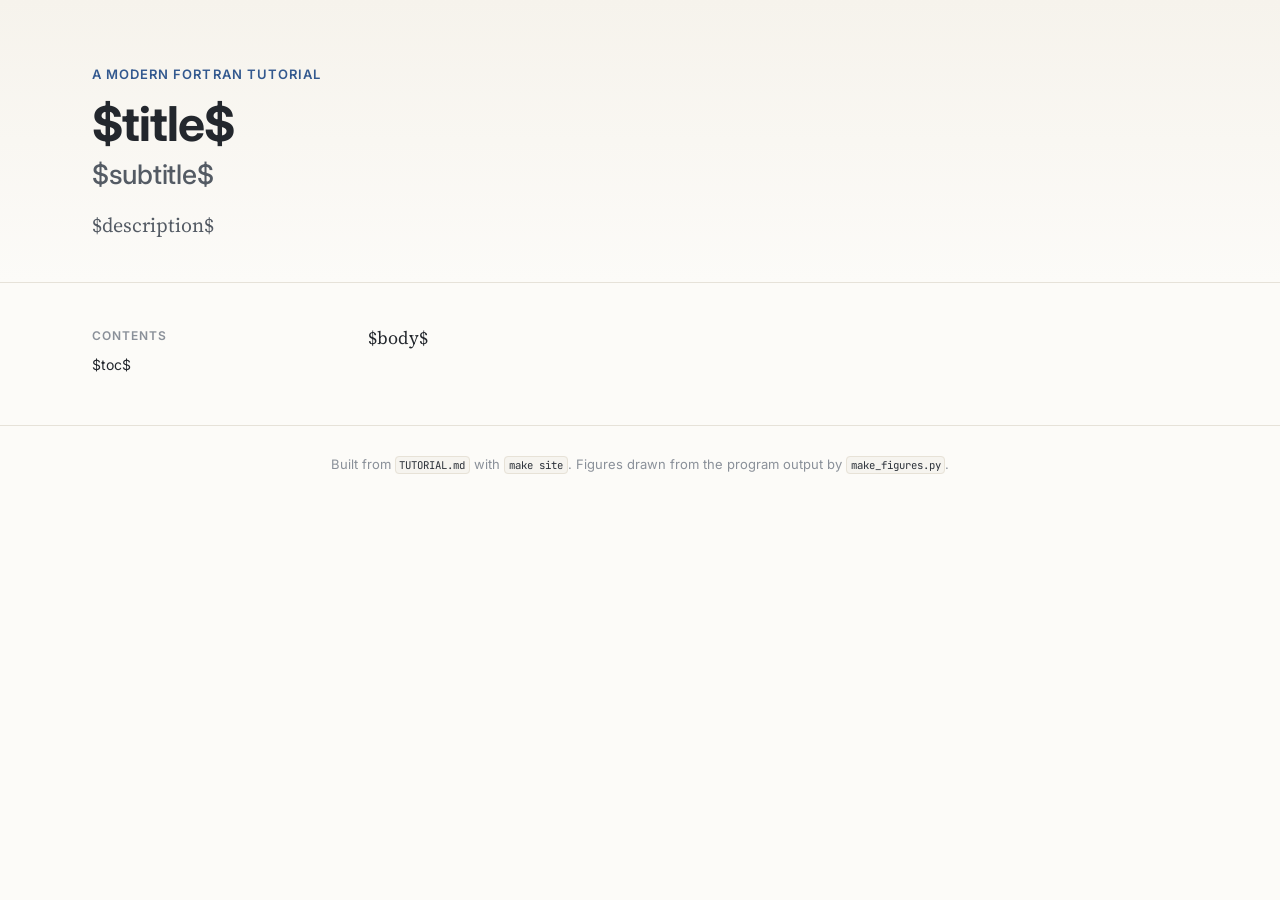
<file: site/template.html>
<!doctype html>
<html lang="en">
<head>
<meta charset="utf-8">
<meta name="viewport" content="width=device-width, initial-scale=1">
<title>$pagetitle$</title>
<meta name="description" content="$description$">
<link rel="preconnect" href="https://fonts.googleapis.com">
<link rel="preconnect" href="https://fonts.gstatic.com" crossorigin>
<link rel="stylesheet" href="https://fonts.googleapis.com/css2?family=Inter:wght@400;500;600;700&family=JetBrains+Mono:ital,wght@0,400;0,500;1,400&family=Source+Serif+4:ital,opsz,wght@0,8..60,400;0,8..60,600;1,8..60,400&display=swap">
<link rel="stylesheet" href="style.css">
</head>
<body>
<header class="masthead">
  <div class="masthead-inner">
    <p class="kicker">A modern Fortran tutorial</p>
    <h1>$title$<span class="subtitle">$subtitle$</span></h1>
    <p class="lede">$description$</p>
  </div>
</header>
<div class="layout">
  <nav class="toc" aria-label="Contents">
    <p class="toc-title">Contents</p>
$toc$
  </nav>
  <main class="content">
$body$
  </main>
</div>
<footer class="colophon">
  <p>Built from <code>TUTORIAL.md</code> with <code>make site</code>. Figures drawn from the program output by <code>make_figures.py</code>.</p>
</footer>
<script>
document.querySelectorAll('pre.code').forEach(function (pre) {
  var btn = document.createElement('button');
  btn.className = 'copy';
  btn.type = 'button';
  btn.textContent = 'Copy';
  btn.addEventListener('click', function () {
    var text = pre.querySelector('code').innerText;
    navigator.clipboard.writeText(text).then(function () {
      btn.textContent = 'Copied';
      setTimeout(function () { btn.textContent = 'Copy'; }, 1400);
    });
  });
  pre.parentNode.appendChild(btn);
});
</script>
</body>
</html>
</file>
<file: docs/style.css>
/* Naive adaptive quadtrees in modern Fortran: a light, quiet theme. */

:root {
  --page: #fcfbf8;
  --ink: #23272d;
  --ink-soft: #545b64;
  --ink-faint: #8a9099;
  --rule: #e6e2d9;
  --accent: #33598f;
  --accent-soft: #e9eef6;

  --code-bg: #f6f4ef;
  --code-border: #e7e2d7;
  --code-ink: #2b3038;
  --out-bg: #fbfaf6;

  /* Syntax colours: muted, close in lightness, so the code reads as text first. */
  --hl-kw: #7a4b94;   /* keywords: do, if, allocate, end subroutine */
  --hl-ty: #1d6c76;   /* types: integer, real(dp), type(qnode) */
  --hl-at: #8a6526;   /* attributes: parameter, intent(in), allocatable */
  --hl-bu: #3c5f98;   /* intrinsics: size, allocated, merge */
  --hl-nm: #1b2733;   /* names being defined or called */
  --hl-nu: #a8562c;   /* numbers and logical constants */
  --hl-st: #4c7438;   /* strings */
  --hl-co: #8d918c;   /* comments */
  --hl-op: #8f959e;   /* ::  =>  % */

  --serif: "Source Serif 4", "Iowan Old Style", Georgia, serif;
  --sans: "Inter", -apple-system, "Segoe UI", Roboto, Helvetica, Arial, sans-serif;
  --mono: "JetBrains Mono", ui-monospace, "SF Mono", Menlo, Consolas, monospace;
}

* { box-sizing: border-box; }

html { scroll-behavior: smooth; scroll-padding-top: 24px; }

body {
  margin: 0;
  background: var(--page);
  color: var(--ink);
  font-family: var(--serif);
  font-size: 18px;
  line-height: 1.65;
  -webkit-font-smoothing: antialiased;
  text-rendering: optimizeLegibility;
}

/* Masthead ---------------------------------------------------------------- */

.masthead {
  border-bottom: 1px solid var(--rule);
  background: linear-gradient(180deg, #f6f3ec 0%, var(--page) 100%);
}
.masthead-inner {
  max-width: 1160px;
  margin: 0 auto;
  padding: 64px 32px 40px;
}
.kicker {
  margin: 0 0 12px;
  font-family: var(--sans);
  font-size: 13px;
  font-weight: 600;
  letter-spacing: 0.08em;
  text-transform: uppercase;
  color: var(--accent);
}
.masthead h1 {
  margin: 0;
  max-width: 22ch;
  font-family: var(--sans);
  font-size: clamp(32px, 5vw, 48px);
  font-weight: 700;
  line-height: 1.12;
  letter-spacing: -0.02em;
}
.masthead h1 .subtitle {
  display: block;
  margin-top: 8px;
  font-weight: 500;
  font-size: 0.56em;
  letter-spacing: -0.01em;
  color: var(--ink-soft);
}
.lede {
  max-width: 62ch;
  margin: 20px 0 0;
  font-size: 20px;
  color: var(--ink-soft);
}

/* Layout ------------------------------------------------------------------ */

.layout {
  max-width: 1160px;
  margin: 0 auto;
  padding: 0 32px;
  display: grid;
  grid-template-columns: 220px minmax(0, 1fr);
  gap: 56px;
}
.content { max-width: 760px; padding: 40px 0 72px; min-width: 0; }

.toc {
  position: sticky;
  top: 0;
  align-self: start;
  max-height: 100vh;
  overflow-y: auto;
  padding: 44px 0 24px;
  font-family: var(--sans);
  font-size: 14px;
  line-height: 1.45;
}
.toc-title {
  margin: 0 0 10px;
  font-size: 12px;
  font-weight: 600;
  letter-spacing: 0.08em;
  text-transform: uppercase;
  color: var(--ink-faint);
}
.toc ul { list-style: none; margin: 0; padding: 0; }
.toc li { margin: 0; }
.toc a {
  display: block;
  padding: 5px 0 5px 12px;
  border-left: 2px solid var(--rule);
  color: var(--ink-soft);
  text-decoration: none;
}
.toc a:hover { color: var(--accent); border-left-color: var(--accent); }

@media (max-width: 1000px) {
  .layout { display: block; padding: 0 20px; }
  .toc {
    position: static;
    max-height: none;
    padding: 24px 0 0;
  }
  .toc ul { columns: 2; column-gap: 24px; }
  .masthead-inner { padding: 44px 20px 28px; }
}
@media (max-width: 560px) {
  body { font-size: 17px; }
  .toc ul { columns: 1; }
  .lede { font-size: 18px; }
}

/* Text -------------------------------------------------------------------- */

.content h2 {
  position: relative;
  margin: 64px 0 16px;
  padding-top: 28px;
  border-top: 1px solid var(--rule);
  font-family: var(--sans);
  font-size: 27px;
  font-weight: 650;
  line-height: 1.25;
  letter-spacing: -0.015em;
}
.content h2:first-child { margin-top: 0; border-top: 0; padding-top: 0; }
.content h3 { font-family: var(--sans); font-size: 20px; margin: 36px 0 10px; }
.anchor {
  position: absolute;
  left: -1.1em;
  color: var(--ink-faint);
  text-decoration: none;
  opacity: 0;
  transition: opacity 0.15s;
}
.content h2:hover .anchor { opacity: 1; }

.content p { margin: 0 0 18px; }
.content ul, .content ol { margin: 0 0 20px; padding-left: 1.3em; }
.content li { margin: 6px 0; }
.content li::marker { color: var(--ink-faint); }
.content strong { font-weight: 600; }

a { color: var(--accent); text-decoration-color: rgba(51, 89, 143, 0.35); text-underline-offset: 3px; }
a:hover { text-decoration-color: currentColor; }

/* Inline code */
:not(pre) > code {
  font-family: var(--mono);
  font-size: 0.82em;
  padding: 0.12em 0.36em;
  border-radius: 4px;
  background: var(--code-bg);
  border: 1px solid var(--code-border);
  color: var(--code-ink);
  white-space: nowrap;
}

/* Code blocks ------------------------------------------------------------- */

.codeblock {
  position: relative;
  margin: 24px 0 26px;
  border: 1px solid var(--code-border);
  border-radius: 10px;
  background: var(--code-bg);
}
.codeblock .lang {
  position: absolute;
  top: 9px;
  right: 14px;
  font-family: var(--sans);
  font-size: 11px;
  font-weight: 600;
  letter-spacing: 0.07em;
  text-transform: uppercase;
  color: var(--ink-faint);
  pointer-events: none;
  transition: opacity 0.15s;
}
pre.code {
  margin: 0;
  padding: 18px 20px;
  overflow-x: auto;
  font-family: var(--mono);
  font-size: 13.6px;
  line-height: 1.62;
  color: var(--code-ink);
  tab-size: 2;
}
pre.code code { font-family: inherit; }

.lang-text { background: var(--out-bg); }
.lang-text pre.code { color: #3f4650; }

.copy {
  position: absolute;
  top: 7px;
  right: 8px;
  padding: 3px 9px;
  font-family: var(--sans);
  font-size: 12px;
  font-weight: 500;
  color: var(--ink-soft);
  background: #fff;
  border: 1px solid var(--code-border);
  border-radius: 6px;
  cursor: pointer;
  opacity: 0;
  transition: opacity 0.15s;
}
.codeblock:hover .copy, .copy:focus-visible { opacity: 1; }
.codeblock:hover .lang { opacity: 0; }
.copy:hover { color: var(--accent); border-color: #cfd8e6; }
@media (hover: none) { .copy { opacity: 1; } .codeblock .lang { display: none; } }

.kw { color: var(--hl-kw); }
.ty { color: var(--hl-ty); }
.at { color: var(--hl-at); }
.bu { color: var(--hl-bu); }
.nm { color: var(--hl-nm); font-weight: 600; }
.nu, .cn { color: var(--hl-nu); }
.st { color: var(--hl-st); }
.co { color: var(--hl-co); font-style: italic; }
.op { color: var(--hl-op); }

/* Figures ----------------------------------------------------------------- */

figure {
  margin: 32px 0 34px;
  padding: 22px;
  background: #fff;
  border: 1px solid var(--rule);
  border-radius: 12px;
  text-align: center;
}
figure img { display: block; max-width: 100%; height: auto; margin: 0 auto; }
figcaption {
  margin-top: 14px;
  font-family: var(--sans);
  font-size: 14px;
  line-height: 1.45;
  color: var(--ink-soft);
}

/* Tables ------------------------------------------------------------------ */

.table-wrap { overflow-x: auto; margin: 24px 0 28px; }
table {
  width: 100%;
  border-collapse: collapse;
  font-family: var(--sans);
  font-size: 14.5px;
  line-height: 1.45;
}
th {
  text-align: left;
  font-weight: 600;
  color: var(--ink-soft);
  border-bottom: 1.5px solid #d9d4c8;
  padding: 9px 12px;
}
td { padding: 9px 12px; border-bottom: 1px solid var(--rule); vertical-align: top; }
tbody tr:nth-child(even) td { background: #f9f7f2; }
td code { white-space: nowrap; }

/* Footer ------------------------------------------------------------------ */

.colophon {
  border-top: 1px solid var(--rule);
  padding: 28px 32px 48px;
  text-align: center;
  font-family: var(--sans);
  font-size: 13px;
  color: var(--ink-faint);
}
.colophon p { margin: 0; }

@media print {
  .toc, .copy, .anchor { display: none; }
  .layout { display: block; }
  .codeblock { break-inside: avoid; }
}
</file>
<file: site/style.css>
/* Naive adaptive quadtrees in modern Fortran: a light, quiet theme. */

:root {
  --page: #fcfbf8;
  --ink: #23272d;
  --ink-soft: #545b64;
  --ink-faint: #8a9099;
  --rule: #e6e2d9;
  --accent: #33598f;
  --accent-soft: #e9eef6;

  --code-bg: #f6f4ef;
  --code-border: #e7e2d7;
  --code-ink: #2b3038;
  --out-bg: #fbfaf6;

  /* Syntax colours: muted, close in lightness, so the code reads as text first. */
  --hl-kw: #7a4b94;   /* keywords: do, if, allocate, end subroutine */
  --hl-ty: #1d6c76;   /* types: integer, real(dp), type(qnode) */
  --hl-at: #8a6526;   /* attributes: parameter, intent(in), allocatable */
  --hl-bu: #3c5f98;   /* intrinsics: size, allocated, merge */
  --hl-nm: #1b2733;   /* names being defined or called */
  --hl-nu: #a8562c;   /* numbers and logical constants */
  --hl-st: #4c7438;   /* strings */
  --hl-co: #8d918c;   /* comments */
  --hl-op: #8f959e;   /* ::  =>  % */

  --serif: "Source Serif 4", "Iowan Old Style", Georgia, serif;
  --sans: "Inter", -apple-system, "Segoe UI", Roboto, Helvetica, Arial, sans-serif;
  --mono: "JetBrains Mono", ui-monospace, "SF Mono", Menlo, Consolas, monospace;
}

* { box-sizing: border-box; }

html { scroll-behavior: smooth; scroll-padding-top: 24px; }

body {
  margin: 0;
  background: var(--page);
  color: var(--ink);
  font-family: var(--serif);
  font-size: 18px;
  line-height: 1.65;
  -webkit-font-smoothing: antialiased;
  text-rendering: optimizeLegibility;
}

/* Masthead ---------------------------------------------------------------- */

.masthead {
  border-bottom: 1px solid var(--rule);
  background: linear-gradient(180deg, #f6f3ec 0%, var(--page) 100%);
}
.masthead-inner {
  max-width: 1160px;
  margin: 0 auto;
  padding: 64px 32px 40px;
}
.kicker {
  margin: 0 0 12px;
  font-family: var(--sans);
  font-size: 13px;
  font-weight: 600;
  letter-spacing: 0.08em;
  text-transform: uppercase;
  color: var(--accent);
}
.masthead h1 {
  margin: 0;
  max-width: 22ch;
  font-family: var(--sans);
  font-size: clamp(32px, 5vw, 48px);
  font-weight: 700;
  line-height: 1.12;
  letter-spacing: -0.02em;
}
.masthead h1 .subtitle {
  display: block;
  margin-top: 8px;
  font-weight: 500;
  font-size: 0.56em;
  letter-spacing: -0.01em;
  color: var(--ink-soft);
}
.lede {
  max-width: 62ch;
  margin: 20px 0 0;
  font-size: 20px;
  color: var(--ink-soft);
}

/* Layout ------------------------------------------------------------------ */

.layout {
  max-width: 1160px;
  margin: 0 auto;
  padding: 0 32px;
  display: grid;
  grid-template-columns: 220px minmax(0, 1fr);
  gap: 56px;
}
.content { max-width: 760px; padding: 40px 0 72px; min-width: 0; }

.toc {
  position: sticky;
  top: 0;
  align-self: start;
  max-height: 100vh;
  overflow-y: auto;
  padding: 44px 0 24px;
  font-family: var(--sans);
  font-size: 14px;
  line-height: 1.45;
}
.toc-title {
  margin: 0 0 10px;
  font-size: 12px;
  font-weight: 600;
  letter-spacing: 0.08em;
  text-transform: uppercase;
  color: var(--ink-faint);
}
.toc ul { list-style: none; margin: 0; padding: 0; }
.toc li { margin: 0; }
.toc a {
  display: block;
  padding: 5px 0 5px 12px;
  border-left: 2px solid var(--rule);
  color: var(--ink-soft);
  text-decoration: none;
}
.toc a:hover { color: var(--accent); border-left-color: var(--accent); }

@media (max-width: 1000px) {
  .layout { display: block; padding: 0 20px; }
  .toc {
    position: static;
    max-height: none;
    padding: 24px 0 0;
  }
  .toc ul { columns: 2; column-gap: 24px; }
  .masthead-inner { padding: 44px 20px 28px; }
}
@media (max-width: 560px) {
  body { font-size: 17px; }
  .toc ul { columns: 1; }
  .lede { font-size: 18px; }
}

/* Text -------------------------------------------------------------------- */

.content h2 {
  position: relative;
  margin: 64px 0 16px;
  padding-top: 28px;
  border-top: 1px solid var(--rule);
  font-family: var(--sans);
  font-size: 27px;
  font-weight: 650;
  line-height: 1.25;
  letter-spacing: -0.015em;
}
.content h2:first-child { margin-top: 0; border-top: 0; padding-top: 0; }
.content h3 { font-family: var(--sans); font-size: 20px; margin: 36px 0 10px; }
.anchor {
  position: absolute;
  left: -1.1em;
  color: var(--ink-faint);
  text-decoration: none;
  opacity: 0;
  transition: opacity 0.15s;
}
.content h2:hover .anchor { opacity: 1; }

.content p { margin: 0 0 18px; }
.content ul, .content ol { margin: 0 0 20px; padding-left: 1.3em; }
.content li { margin: 6px 0; }
.content li::marker { color: var(--ink-faint); }
.content strong { font-weight: 600; }

a { color: var(--accent); text-decoration-color: rgba(51, 89, 143, 0.35); text-underline-offset: 3px; }
a:hover { text-decoration-color: currentColor; }

/* Inline code */
:not(pre) > code {
  font-family: var(--mono);
  font-size: 0.82em;
  padding: 0.12em 0.36em;
  border-radius: 4px;
  background: var(--code-bg);
  border: 1px solid var(--code-border);
  color: var(--code-ink);
  white-space: nowrap;
}

/* Code blocks ------------------------------------------------------------- */

.codeblock {
  position: relative;
  margin: 24px 0 26px;
  border: 1px solid var(--code-border);
  border-radius: 10px;
  background: var(--code-bg);
}
.codeblock .lang {
  position: absolute;
  top: 9px;
  right: 14px;
  font-family: var(--sans);
  font-size: 11px;
  font-weight: 600;
  letter-spacing: 0.07em;
  text-transform: uppercase;
  color: var(--ink-faint);
  pointer-events: none;
  transition: opacity 0.15s;
}
pre.code {
  margin: 0;
  padding: 18px 20px;
  overflow-x: auto;
  font-family: var(--mono);
  font-size: 13.6px;
  line-height: 1.62;
  color: var(--code-ink);
  tab-size: 2;
}
pre.code code { font-family: inherit; }

.lang-text { background: var(--out-bg); }
.lang-text pre.code { color: #3f4650; }

.copy {
  position: absolute;
  top: 7px;
  right: 8px;
  padding: 3px 9px;
  font-family: var(--sans);
  font-size: 12px;
  font-weight: 500;
  color: var(--ink-soft);
  background: #fff;
  border: 1px solid var(--code-border);
  border-radius: 6px;
  cursor: pointer;
  opacity: 0;
  transition: opacity 0.15s;
}
.codeblock:hover .copy, .copy:focus-visible { opacity: 1; }
.codeblock:hover .lang { opacity: 0; }
.copy:hover { color: var(--accent); border-color: #cfd8e6; }
@media (hover: none) { .copy { opacity: 1; } .codeblock .lang { display: none; } }

.kw { color: var(--hl-kw); }
.ty { color: var(--hl-ty); }
.at { color: var(--hl-at); }
.bu { color: var(--hl-bu); }
.nm { color: var(--hl-nm); font-weight: 600; }
.nu, .cn { color: var(--hl-nu); }
.st { color: var(--hl-st); }
.co { color: var(--hl-co); font-style: italic; }
.op { color: var(--hl-op); }

/* Figures ----------------------------------------------------------------- */

figure {
  margin: 32px 0 34px;
  padding: 22px;
  background: #fff;
  border: 1px solid var(--rule);
  border-radius: 12px;
  text-align: center;
}
figure img { display: block; max-width: 100%; height: auto; margin: 0 auto; }
figcaption {
  margin-top: 14px;
  font-family: var(--sans);
  font-size: 14px;
  line-height: 1.45;
  color: var(--ink-soft);
}

/* Tables ------------------------------------------------------------------ */

.table-wrap { overflow-x: auto; margin: 24px 0 28px; }
table {
  width: 100%;
  border-collapse: collapse;
  font-family: var(--sans);
  font-size: 14.5px;
  line-height: 1.45;
}
th {
  text-align: left;
  font-weight: 600;
  color: var(--ink-soft);
  border-bottom: 1.5px solid #d9d4c8;
  padding: 9px 12px;
}
td { padding: 9px 12px; border-bottom: 1px solid var(--rule); vertical-align: top; }
tbody tr:nth-child(even) td { background: #f9f7f2; }
td code { white-space: nowrap; }

/* Footer ------------------------------------------------------------------ */

.colophon {
  border-top: 1px solid var(--rule);
  padding: 28px 32px 48px;
  text-align: center;
  font-family: var(--sans);
  font-size: 13px;
  color: var(--ink-faint);
}
.colophon p { margin: 0; }

@media print {
  .toc, .copy, .anchor { display: none; }
  .layout { display: block; }
  .codeblock { break-inside: avoid; }
}
</file>
